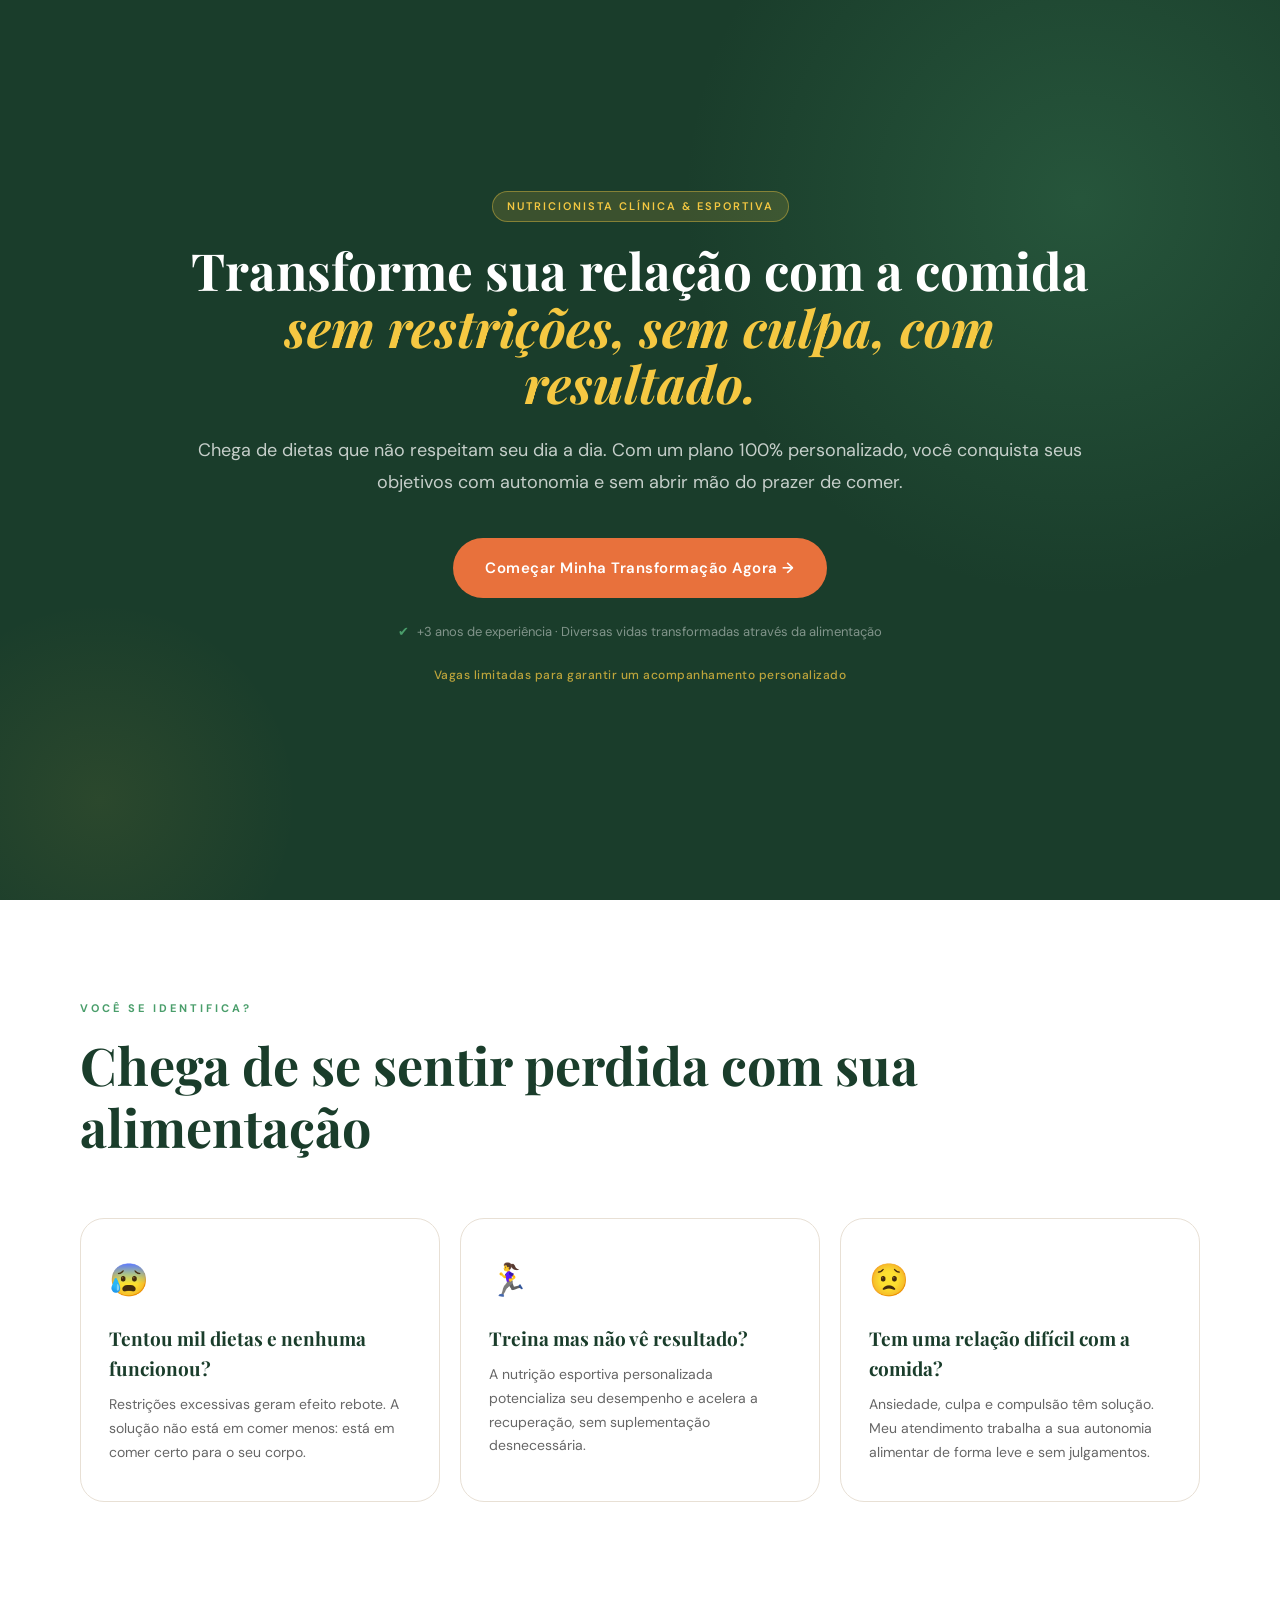
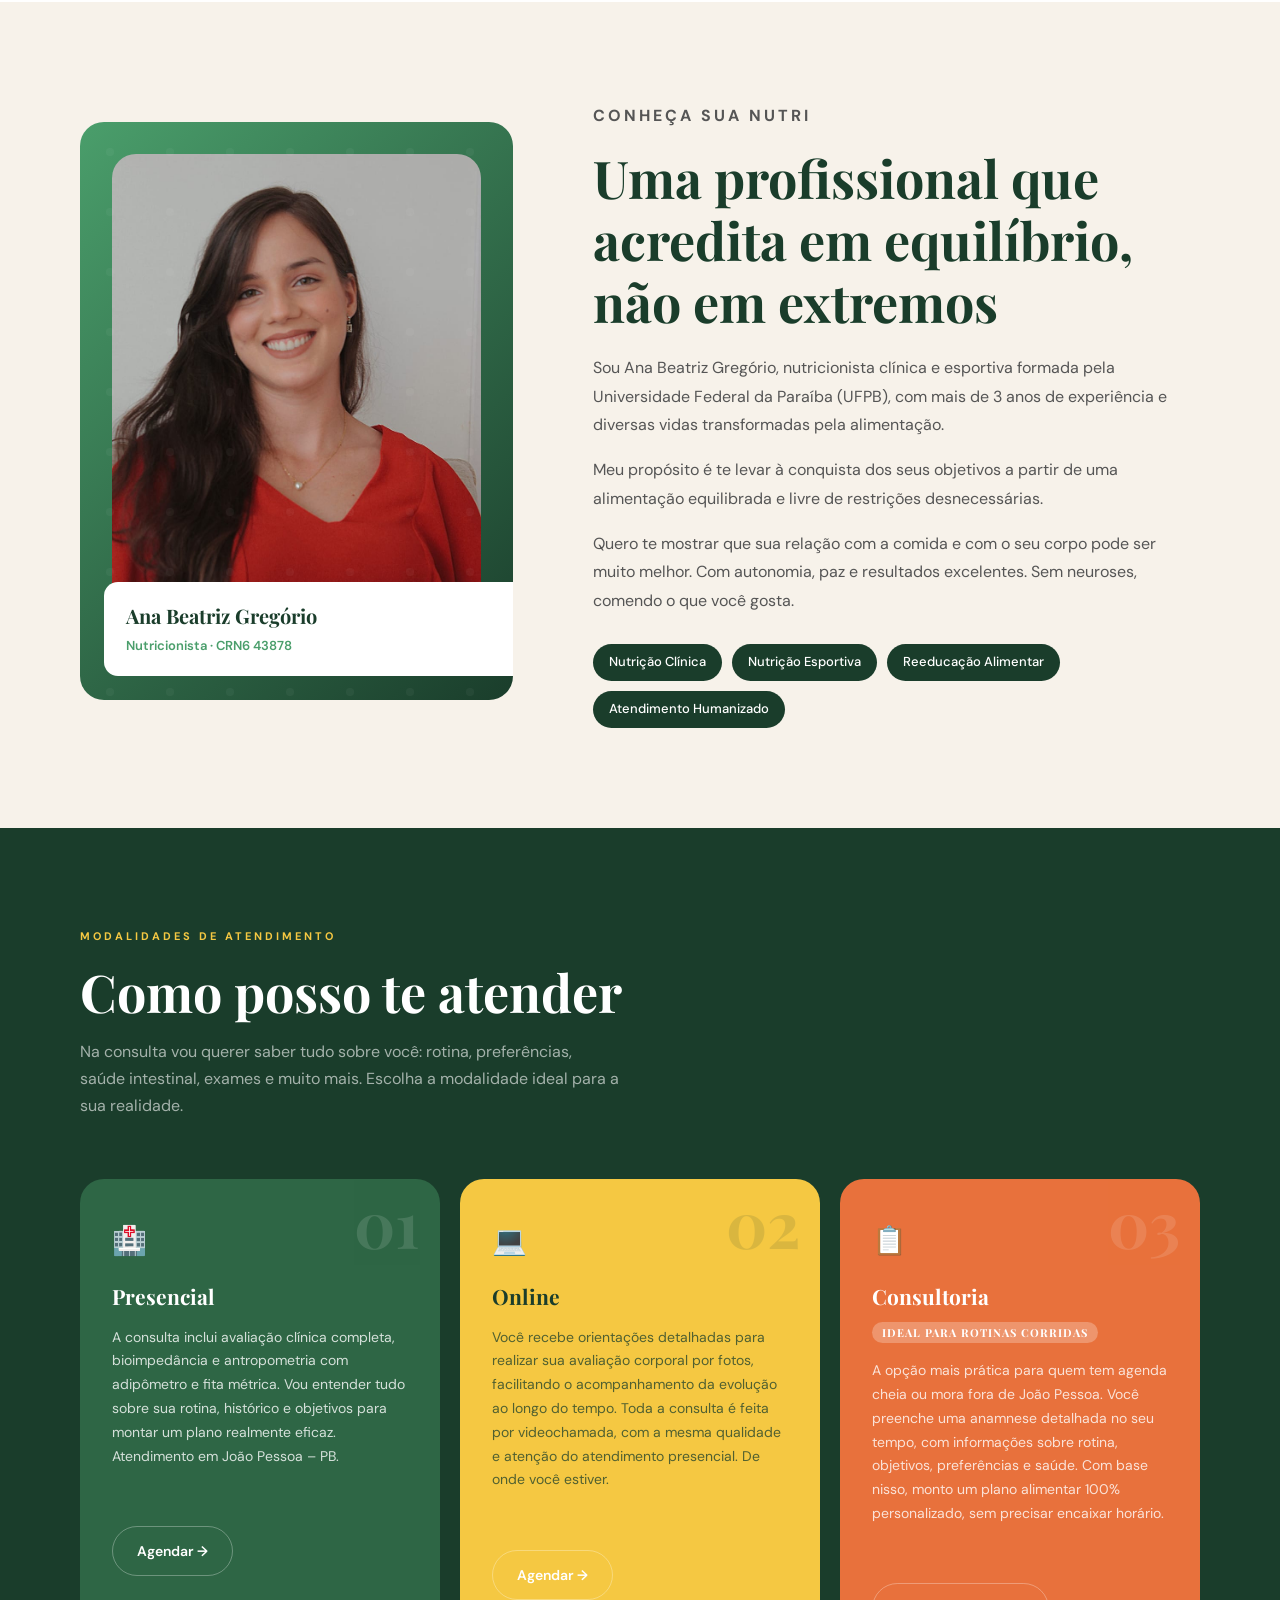
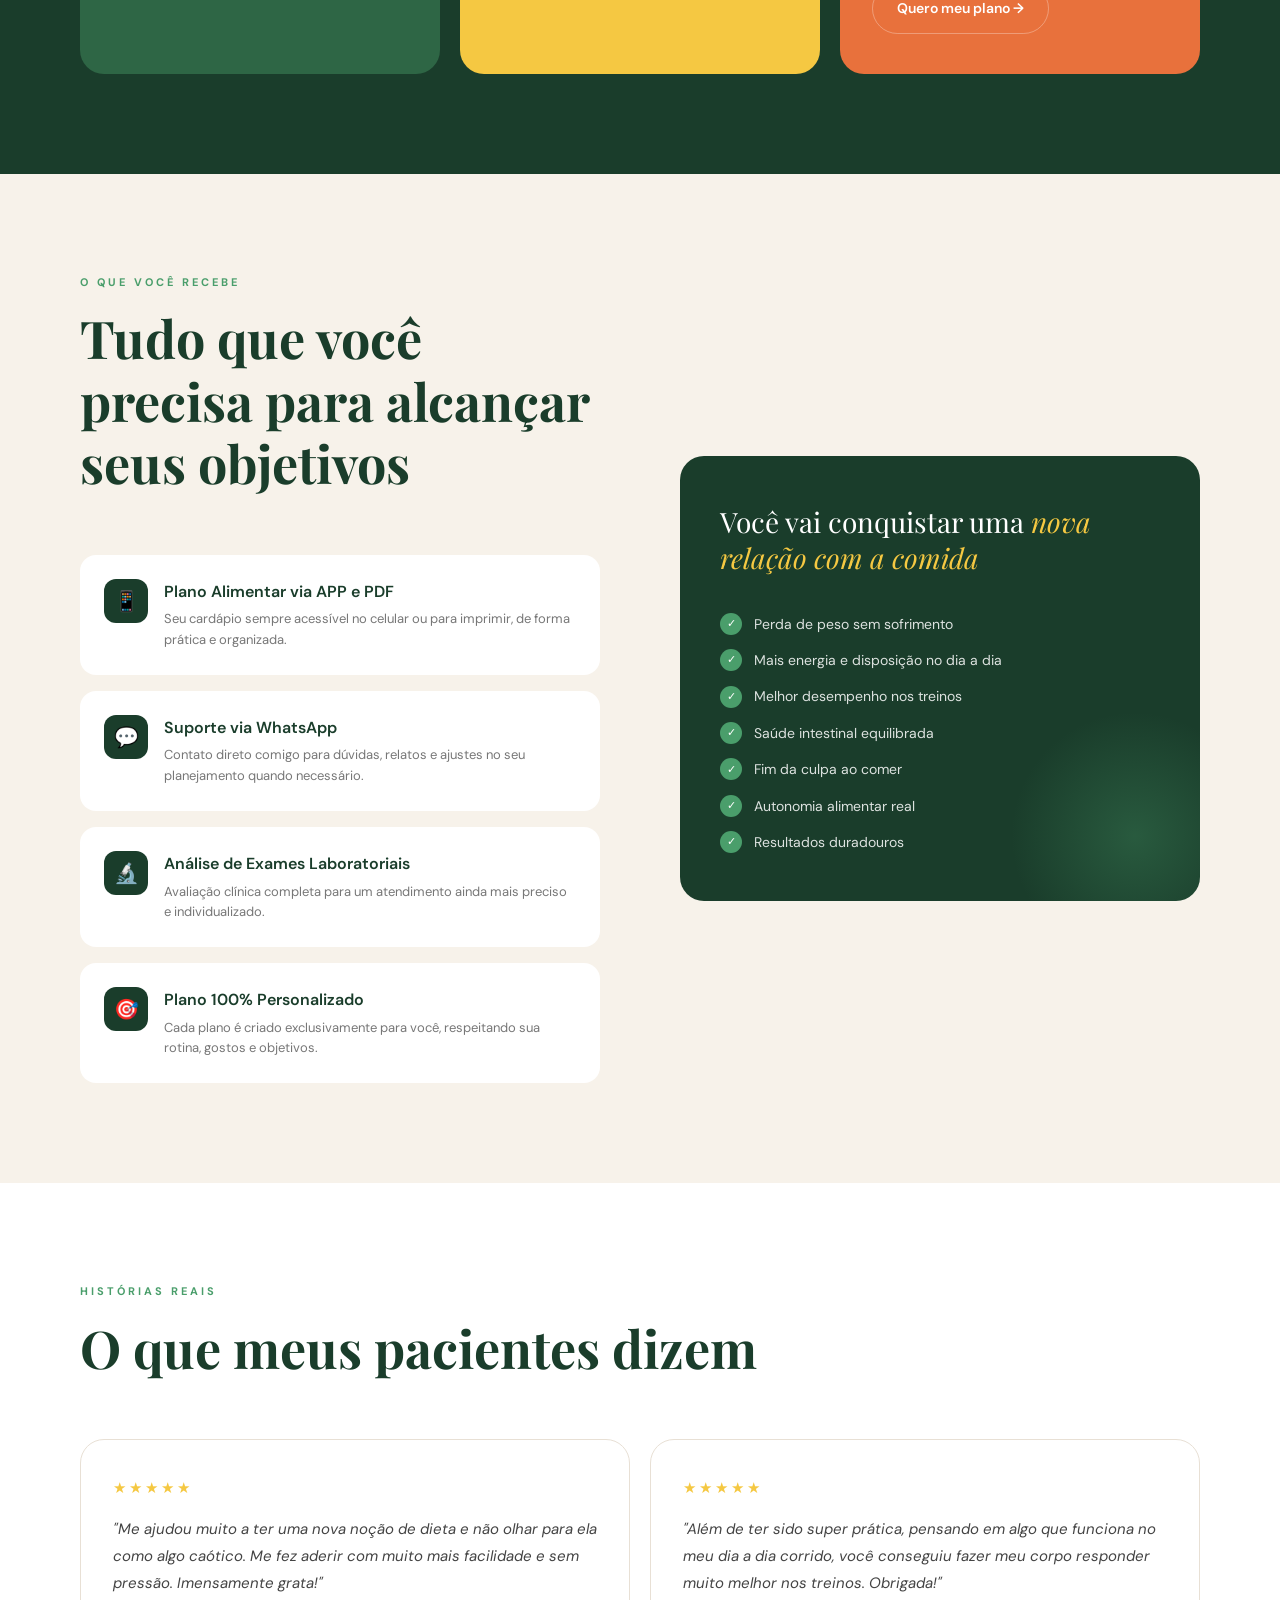
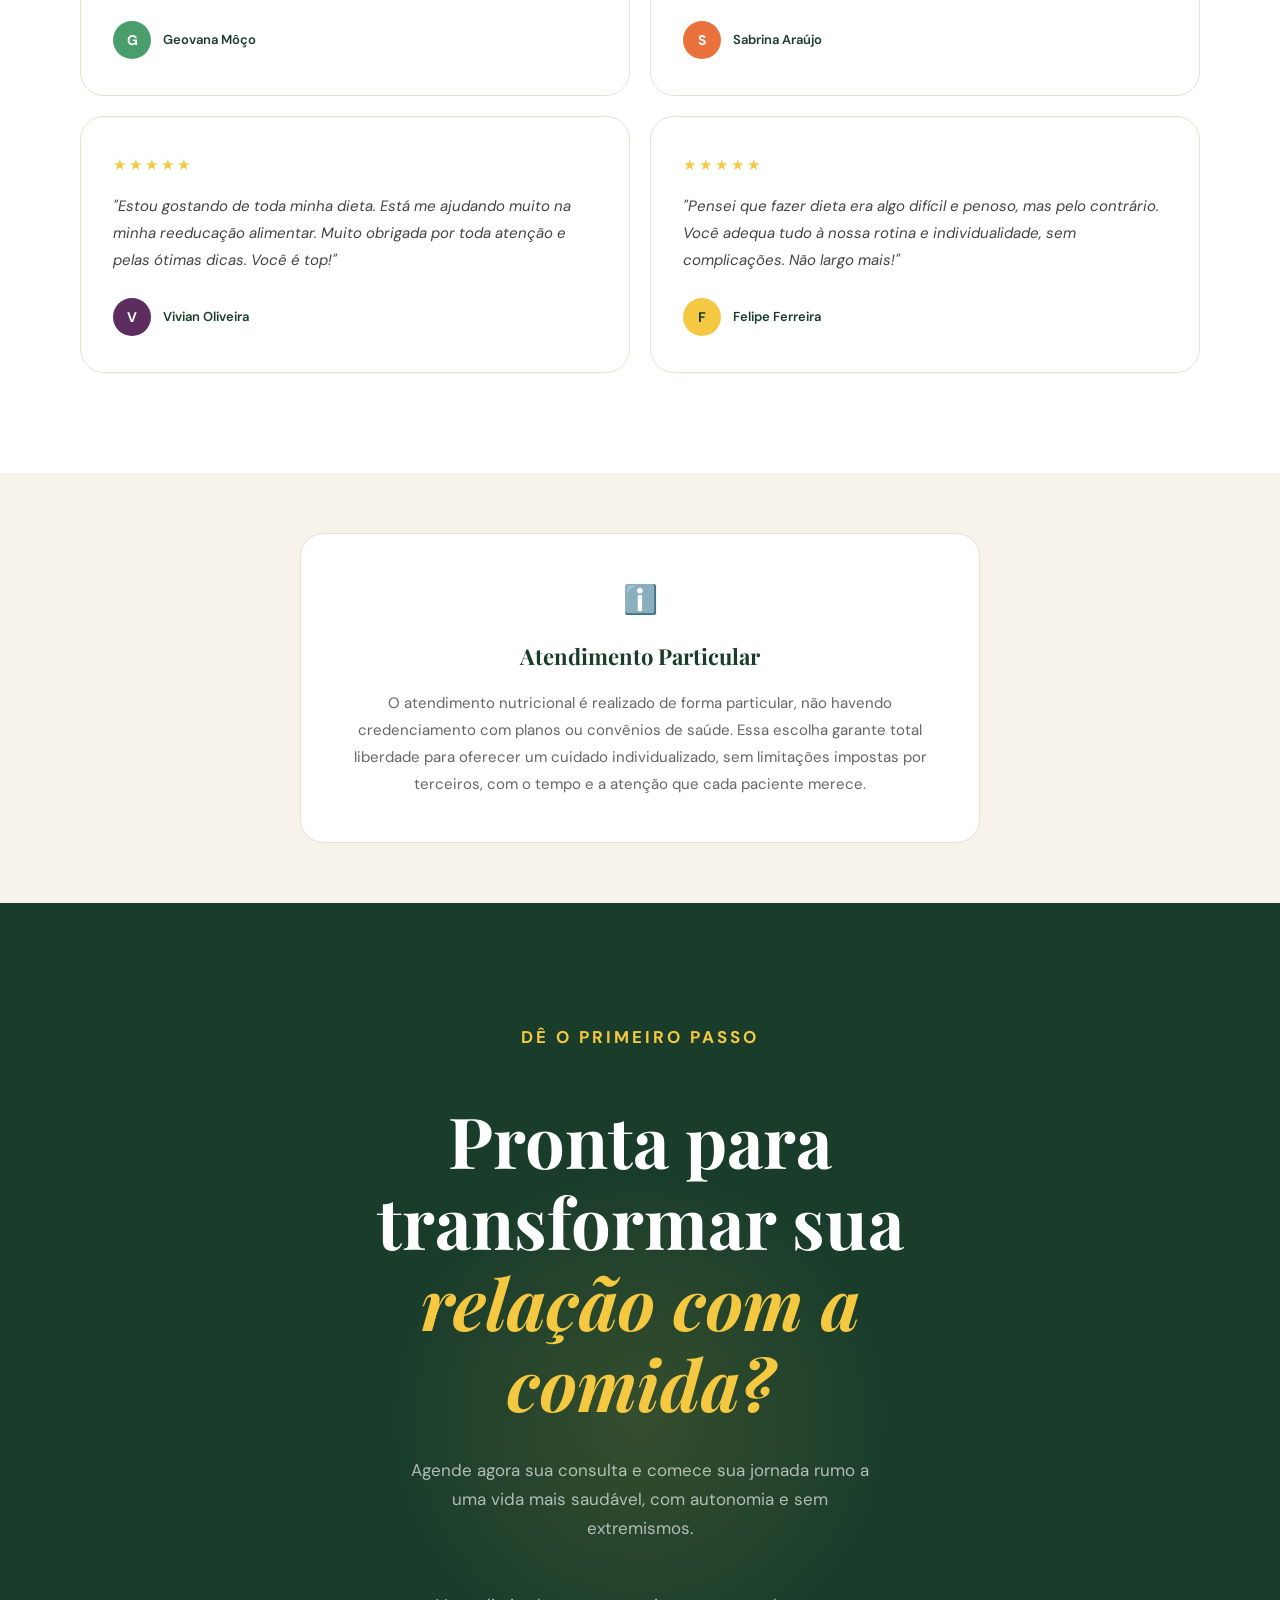
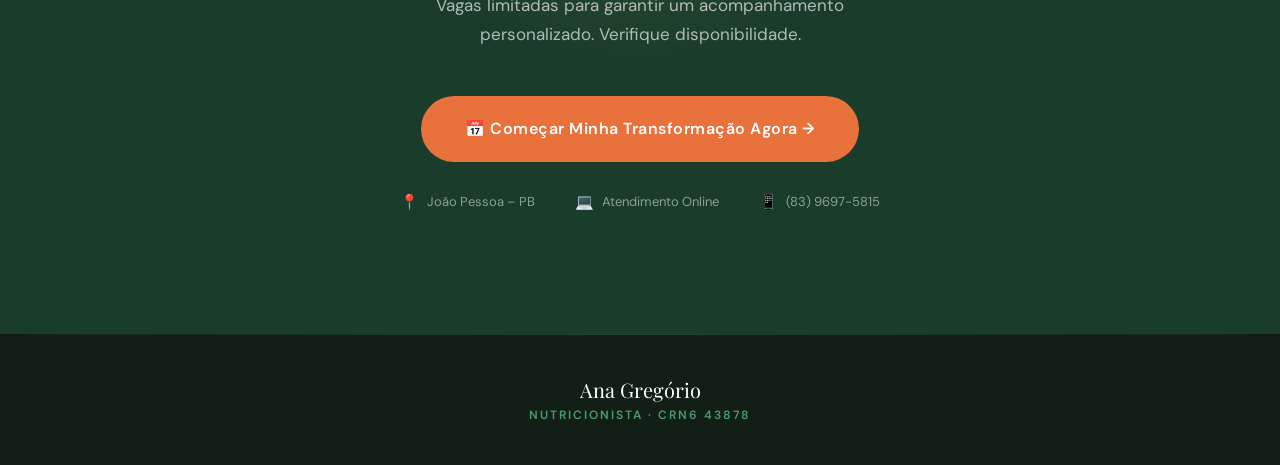
<file: public/index.html>
<!DOCTYPE html>
<html lang="pt-BR">

<head>
  <meta charset="UTF-8" />
  <meta name="viewport" content="width=device-width, initial-scale=1.0" />
  <title>Ana Beatriz Gregório | Nutricionista</title>
  <meta name="description"
    content="Ana Beatriz Gregório - Nutricionista clínica e esportiva em João Pessoa-PB. Plano alimentar personalizado, sem restrições, com resultados duradouros. Agende sua consulta!" />
  <meta name="theme-color" content="#1a3d2b" />

  <!-- Open Graph / Facebook -->
  <meta property="og:type" content="website" />
  <meta property="og:title" content="Ana Beatriz Gregório | Nutricionista" />
  <meta property="og:description"
    content="Transforme sua relação com a comida sem restrições, sem culpa, com resultado." />
  <meta property="og:image" content="https://images.unsplash.com/photo-1559839734-2b71ea197ec2?w=1200" />

  <!-- Preload fontes para performance -->
  <link rel="preconnect" href="https://fonts.googleapis.com" />
  <link rel="preconnect" href="https://fonts.gstatic.com" crossorigin />
  <link
    href="https://fonts.googleapis.com/css2?family=Playfair+Display:ital,wght@0,400;0,700;1,400&family=DM+Sans:wght@300;400;500;600&display=swap"
    rel="stylesheet" />
  <!-- Favicons -->
  <link rel="icon" type="image/x-icon" href="favicon_io/favicon.ico" />
  <link rel="icon" type="image/png" sizes="32x32" href="favicon_io/favicon-32x32.png" />
  <link rel="icon" type="image/png" sizes="16x16" href="favicon_io/favicon-16x16.png" />
  <link rel="apple-touch-icon" sizes="180x180" href="favicon_io/apple-touch-icon.png" />
  <meta name="mobile-web-app-capable" content="yes" />
  <meta name="apple-mobile-web-app-capable" content="yes" />
  <meta name="apple-mobile-web-app-status-bar-style" content="default" />
  <meta name="apple-mobile-web-app-title" content="Ana Beatriz Gregório" />
  <link rel="manifest" href="favicon_io/site.webmanifest" />
  <link rel="stylesheet" href="style.css" />

  <!-- Google Tag Manager -->
  <script>(function (w, d, s, l, i) {
      w[l] = w[l] || []; w[l].push({
        'gtm.start':
          new Date().getTime(), event: 'gtm.js'
      }); var f = d.getElementsByTagName(s)[0],
        j = d.createElement(s), dl = l != 'dataLayer' ? '&l=' + l : ''; j.async = true; j.src =
          'https://www.googletagmanager.com/gtm.js?id=' + i + dl; f.parentNode.insertBefore(j, f);
    })(window, document, 'script', 'dataLayer', 'GTM-NZ4X3Q7Q');</script>
  <!-- End Google Tag Manager -->
</head>

<body>
  <!-- Google Tag Manager (noscript) -->
  <noscript><iframe src="https://www.googletagmanager.com/ns.html?id=GTM-NZ4X3Q7Q" height="0" width="0"
      style="display:none;visibility:hidden"></iframe></noscript>
  <!-- End Google Tag Manager (noscript) -->


  <!-- Skip link para acessibilidade -->
  <a href="#agendar" class="skip-link">Pular para conteúdo principal</a>

  <!-- STICKY CTA -->
  <a href="#agendar" class="sticky-cta" aria-label="Agendar consulta">
    Começar Minha Transformação →
  </a>

  <main id="main-content">

    <!-- ═══════════ HERO ═══════════ -->
    <section class="hero" aria-labelledby="hero-title">
      <div class="hero-left">
        <div class="badge"> Nutricionista Clínica &amp; Esportiva</div>

        <h1 id="hero-title">Transforme sua relação com a comida <em>sem restrições, sem culpa, com resultado.</em></h1>
        <p class="subtitle">
          Chega de dietas que não respeitam seu dia a dia. Com um plano 100% personalizado, você conquista seus
          objetivos
          com autonomia e sem abrir mão do prazer de comer.
        </p>
        <div class="cta-group">
          <a href="#agendar" class="btn-primary">
            Começar Minha Transformação Agora →
          </a>
          <p class="trust-line">
            <span aria-hidden="true">✔</span> +3 anos de experiência · Diversas vidas transformadas através da
            alimentação
          </p>
          <p class="hero-subtitle">
            Vagas limitadas para garantir um acompanhamento personalizado
          </p>
        </div>
      </div>
    </section>

    <!-- ═══════════ DORES ═══════════ -->
    <section class="dores" aria-labelledby="dores-title">
      <p class="section-label">Você se identifica?</p>
      <h2 class="section-title" id="dores-title">Chega de se sentir perdida com sua alimentação</h2>
      <div class="dores-grid">
        <div class="dor-card">
          <span class="dor-emoji">😰</span>
          <h3>Tentou mil dietas e nenhuma funcionou?</h3>
          <p>Restrições excessivas geram efeito rebote. A solução não está em comer menos: está em comer certo para o
            seu
            corpo.</p>
        </div>
        <div class="dor-card">
          <span class="dor-emoji">🏃‍♀️</span>
          <h3>Treina mas não vê resultado?</h3>
          <p>A nutrição esportiva personalizada potencializa seu desempenho e acelera a recuperação, sem suplementação
            desnecessária.</p>
        </div>
        <div class="dor-card">
          <span class="dor-emoji">😟</span>
          <h3>Tem uma relação difícil com a comida?</h3>
          <p>Ansiedade, culpa e compulsão têm solução. Meu atendimento trabalha a sua autonomia alimentar de forma leve
            e
            sem julgamentos.</p>
        </div>
      </div>
    </section>

    <!-- ═══════════ SOBRE ═══════════ -->
    <section class="sobre" aria-labelledby="sobre-title">
      <div class="sobre-img-wrap">
        <div class="sobre-img-placeholder sobre-img">
          <!-- SUBSTITUIR src abaixo pela foto real quando disponível -->
          <img
            src="[data-uri]"
            alt="Ana Beatriz Gregório - Nutricionista"
            style="width:100%;height:100%;object-fit:cover;object-position:top;border-radius:24px;"
            onerror="this.style.display='none'" />
          <div class="sobre-img-name" style="position:absolute;bottom:24px;left:24px;right:24px;">
            <strong>Ana Beatriz Gregório</strong>
            <span>Nutricionista · CRN6 43878</span>
          </div>
        </div>
      </div>
      </div>
      </div>

      <div class="sobre-content">
        <p class="section-label">Conheça sua nutri</p>
        <h2 class="section-title">Uma profissional que acredita em equilíbrio, não em extremos</h2>
        <p>Sou Ana Beatriz Gregório, nutricionista clínica e esportiva formada pela Universidade Federal da Paraíba
          (UFPB), com mais de 3 anos de experiência e diversas vidas transformadas pela alimentação.</p>
        <p>Meu propósito é te levar à conquista dos seus objetivos a partir de uma alimentação equilibrada e livre de
          restrições desnecessárias.</p>
        <p>Quero te mostrar que sua relação com a comida e com o seu corpo pode ser muito melhor. Com autonomia, paz e
          resultados excelentes. Sem neuroses, comendo o que você gosta.</p>
        <div class="sobre-tags">
          <span class="tag">Nutrição Clínica</span>
          <span class="tag">Nutrição Esportiva</span>
          <span class="tag">Reeducação Alimentar</span>
          <span class="tag">Atendimento Humanizado</span>
        </div>
      </div>
    </section>

    <!-- ═══════════ COMO FUNCIONA ═══════════ -->
    <section class="como" id="agendar" aria-labelledby="como-title">
      <p class="section-label">Modalidades de atendimento</p>
      <h2 class="section-title" id="como-title">Como posso te atender</h2>
      <p class="como-subtitle">Na consulta vou querer saber tudo sobre você: rotina, preferências, saúde intestinal,
        exames e muito mais. Escolha a modalidade ideal para a sua realidade.</p>

      <div class="como-grid">
        <div class="como-card verde">
          <span class="como-num" aria-hidden="true">01</span>
          <span class="como-icon" aria-hidden="true">🏥</span>
          <h3>Presencial</h3>
          <p>A consulta inclui avaliação clínica completa, bioimpedância e antropometria com adipômetro e fita métrica.
            Vou entender tudo sobre sua rotina, histórico e objetivos para montar um plano realmente eficaz. Atendimento
            em João Pessoa – PB.</p>
          <br>
          <a href="https://wa.me/558396975815?text=Olá%2C%20Ana!%20Vi%20seu%20anúncio%20e%20quero%20agendar%20uma%20consulta%20presencial."
            class="btn-secondary" target="_blank" rel="noopener noreferrer"
            aria-label="Agendar consulta presencial">Agendar →</a>
        </div>
        <div class="como-card amarelo">
          <span class="como-num" aria-hidden="true">02</span>
          <span class="como-icon" aria-hidden="true">💻</span>
          <h3>Online</h3>
          <p>Você recebe orientações detalhadas para realizar sua avaliação corporal por fotos, facilitando o
            acompanhamento da evolução ao longo do tempo. Toda a consulta é feita por videochamada, com a mesma
            qualidade
            e atenção do atendimento presencial. De onde você estiver.</p>
          <br>
          <a href="https://wa.me/558396975815?text=Olá%2C%20Ana!%20Vi%20seu%20anúncio%20e%20quero%20agendar%20uma%20consulta%20online."
            class="btn-secondary btn-secondary-dark" target="_blank" rel="noopener noreferrer"
            aria-label="Agendar consulta online">Agendar →</a>
        </div>
        <div class="como-card laranja">
          <span class="como-num" aria-hidden="true">03</span>
          <span class="como-icon" aria-hidden="true">📋</span>
          <h3>Consultoria<br> <span class="badge-small">Ideal para rotinas corridas</span></h3>
          <p>A opção mais prática para quem tem agenda cheia ou mora fora de João Pessoa. Você preenche uma anamnese
            detalhada no seu tempo, com informações sobre rotina, objetivos, preferências e saúde. Com base nisso, monto
            um plano alimentar 100% personalizado, sem precisar encaixar horário.</p>
          <br>
          <a href="https://wa.me/558396975815?text=Olá%2C%20Ana!%20Vi%20seu%20anúncio%20e%20tenho%20interesse%20na%20consultoria."
            class="btn-secondary" target="_blank" rel="noopener noreferrer" aria-label="Solicitar consultoria">Quero meu
            plano →</a>
        </div>
      </div>
    </section>

    <!-- ═══════════ BENEFÍCIOS ═══════════ -->
    <section class="beneficios" aria-labelledby="beneficios-title">
      <div class="beneficios-wrap">
        <div>
          <p class="section-label">O que você recebe</p>
          <h2 class="section-title" id="beneficios-title">Tudo que você precisa para alcançar seus objetivos</h2>
          <div class="beneficios-list">
            <div class="beneficio-item">
              <div class="bene-icon">📱</div>
              <div>
                <h4>Plano Alimentar via APP e PDF</h4>
                <p>Seu cardápio sempre acessível no celular ou para imprimir, de forma prática e organizada.</p>
              </div>
            </div>
            <div class="beneficio-item">
              <div class="bene-icon">💬</div>
              <div>
                <h4>Suporte via WhatsApp</h4>
                <p>Contato direto comigo para dúvidas, relatos e ajustes no seu planejamento quando necessário.</p>
              </div>
            </div>
            <div class="beneficio-item">
              <div class="bene-icon">🔬</div>
              <div>
                <h4>Análise de Exames Laboratoriais</h4>
                <p>Avaliação clínica completa para um atendimento ainda mais preciso e individualizado.</p>
              </div>
            </div>
            <div class="beneficio-item">
              <div class="bene-icon">🎯</div>
              <div>
                <h4>Plano 100% Personalizado</h4>
                <p>Cada plano é criado exclusivamente para você, respeitando sua rotina, gostos e objetivos.</p>
              </div>
            </div>
          </div>
        </div>

        <div class="beneficios-visual">
          <p class="bene-visual-title">Você vai conquistar uma <em>nova relação com a comida</em></p>
          <ul class="bene-checklist" role="list">
            <li><span class="check" aria-hidden="true">✓</span> Perda de peso sem sofrimento</li>
            <li><span class="check" aria-hidden="true">✓</span> Mais energia e disposição no dia a dia</li>
            <li><span class="check" aria-hidden="true">✓</span> Melhor desempenho nos treinos</li>
            <li><span class="check" aria-hidden="true">✓</span> Saúde intestinal equilibrada</li>
            <li><span class="check" aria-hidden="true">✓</span> Fim da culpa ao comer</li>
            <li><span class="check" aria-hidden="true">✓</span> Autonomia alimentar real</li>
            <li><span class="check" aria-hidden="true">✓</span> Resultados duradouros</li>
          </ul>
        </div>
      </div>
    </section>

    <!-- ═══════════ DEPOIMENTOS ═══════════ -->
    <section class="depoimentos" aria-labelledby="depoimentos-title">
      <p class="section-label">Histórias reais</p>
      <h2 class="section-title" id="depoimentos-title">O que meus pacientes dizem</h2>
      <div class="depo-grid">
        <div class="depo-card">
          <div class="depo-stars">★★★★★</div>
          <blockquote>"Me ajudou muito a ter uma nova noção de dieta e não olhar para ela como algo caótico. Me fez
            aderir
            com muito mais facilidade e sem pressão. Imensamente grata!"</blockquote>
          <div class="depo-author">
            <div class="depo-avatar av1">G</div>
            <strong>Geovana Môço</strong>
          </div>
        </div>
        <div class="depo-card">
          <div class="depo-stars">★★★★★</div>
          <blockquote>"Além de ter sido super prática, pensando em algo que funciona no meu dia a dia corrido, você
            conseguiu fazer meu corpo responder muito melhor nos treinos. Obrigada!"</blockquote>
          <div class="depo-author">
            <div class="depo-avatar av2">S</div>
            <strong>Sabrina Araújo</strong>
          </div>
        </div>
        <div class="depo-card">
          <div class="depo-stars">★★★★★</div>
          <blockquote>"Estou gostando de toda minha dieta. Está me ajudando muito na minha reeducação alimentar. Muito
            obrigada por toda atenção e pelas ótimas dicas. Você é top!"</blockquote>
          <div class="depo-author">
            <div class="depo-avatar av3">V</div>
            <strong>Vivian Oliveira</strong>
          </div>
        </div>
        <div class="depo-card">
          <div class="depo-stars">★★★★★</div>
          <blockquote>"Pensei que fazer dieta era algo difícil e penoso, mas pelo contrário. Você adequa tudo à nossa
            rotina e individualidade, sem complicações. Não largo mais!"</blockquote>
          <div class="depo-author">
            <div class="depo-avatar av4">F</div>
            <strong>Felipe Ferreira</strong>
          </div>
        </div>
      </div>
    </section>

    <!-- ═══════════ PLANOS DE SAÚDE ═══════════ -->
    <section class="info-box" aria-label="Informações sobre atendimento">
      <div class="info-box-inner">
        <span class="info-box-icon" aria-hidden="true">ℹ️</span>
        <h3 class="info-box-title">Atendimento Particular</h3>
        <p class="info-box-text">
          O atendimento nutricional é realizado de forma particular, não havendo credenciamento com planos ou convênios
          de
          saúde. Essa escolha garante total liberdade para oferecer um cuidado individualizado, sem limitações impostas
          por terceiros, com o tempo e a atenção que cada paciente merece.
        </p>
      </div>
    </section>

    <!-- ═══════════ CTA FINAL ═══════════ -->
    <section class="cta-final" aria-labelledby="cta-final-title">
      <p class="section-label">Dê o primeiro passo</p>
      <h2 id="cta-final-title">Pronta para transformar sua <em>relação com a comida?</em></h2>
      <p>Agende agora sua consulta e comece sua jornada rumo a uma vida mais saudável, com autonomia e sem extremismos.
      </p>
      <p class="hero-subtitle-vagas">
        Vagas limitadas para garantir um acompanhamento personalizado. Verifique disponibilidade.
      </p>
      <a href="https://wa.me/558396975815?text=Olá%2C%20Ana!%20Vi%20seu%20anúncio%20e%20quero%20agendar%20minha%20consulta."
        class="btn-primary" target="_blank" rel="noopener noreferrer" aria-label="Agendar consulta">
        📅 Começar Minha Transformação Agora →
      </a>
      <div class="cta-info">
        <div class="cta-info-item"><span aria-hidden="true">📍</span> João Pessoa – PB</div>
        <div class="cta-info-item"><span aria-hidden="true">💻</span> Atendimento Online</div>
        <div class="cta-info-item"><span aria-hidden="true">📱</span> (83) 9697-5815</div>
      </div>
    </section>

  </main>

  <!-- ═══════════ FOOTER ═══════════ -->
  <footer>
    <div class="footer-brand">
      Ana Gregório
      <span>Nutricionista · CRN6 43878</span>
    </div>
  </footer>

  <script>
    const observer = new IntersectionObserver((entries) => {
      entries.forEach(entry => {
        const cta = document.querySelector('.sticky-cta');
        if (entry.isIntersecting) {
          cta.classList.add('sticky-cta--hidden');
        } else {
          cta.classList.remove('sticky-cta--hidden');
        }
      });
    }, {
      threshold: 0.1
    });

    const footer = document.querySelector('footer');
    if (footer) {
      observer.observe(footer);
    }
  </script>

</body>
</file>
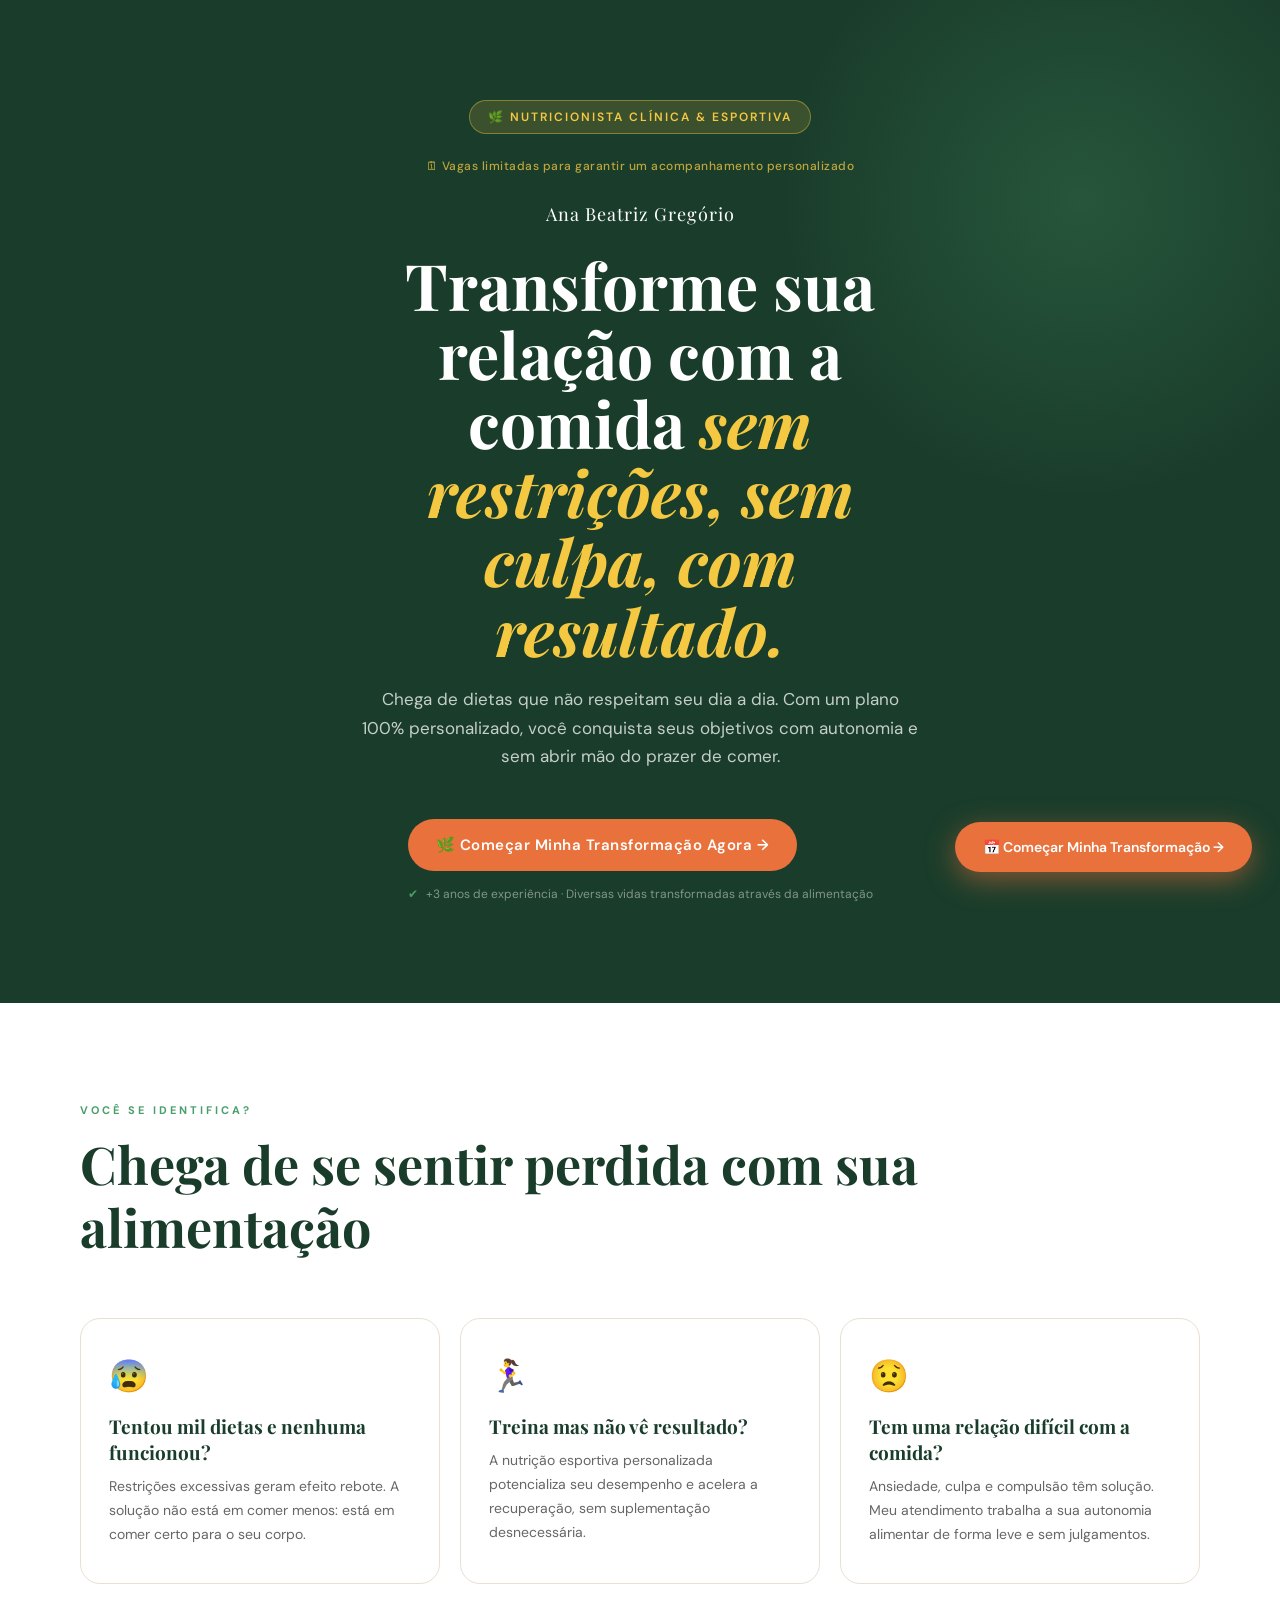
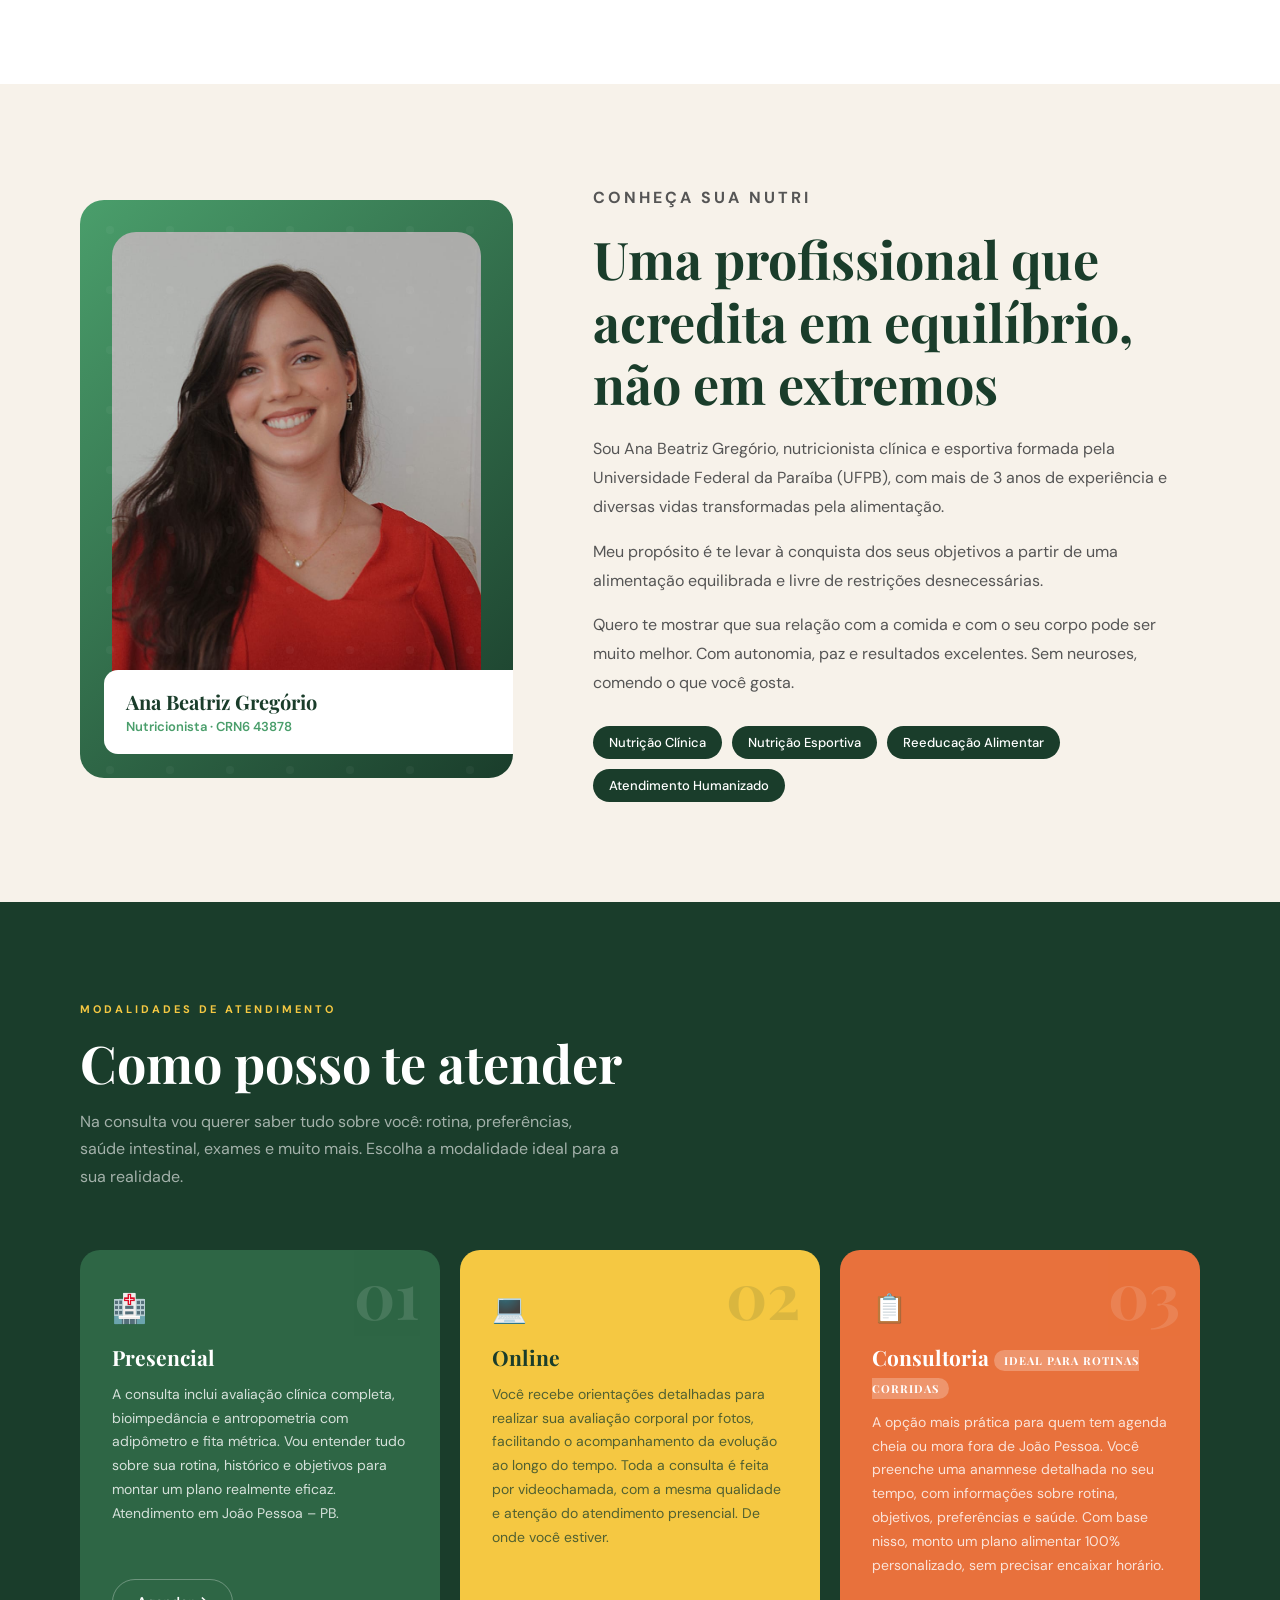
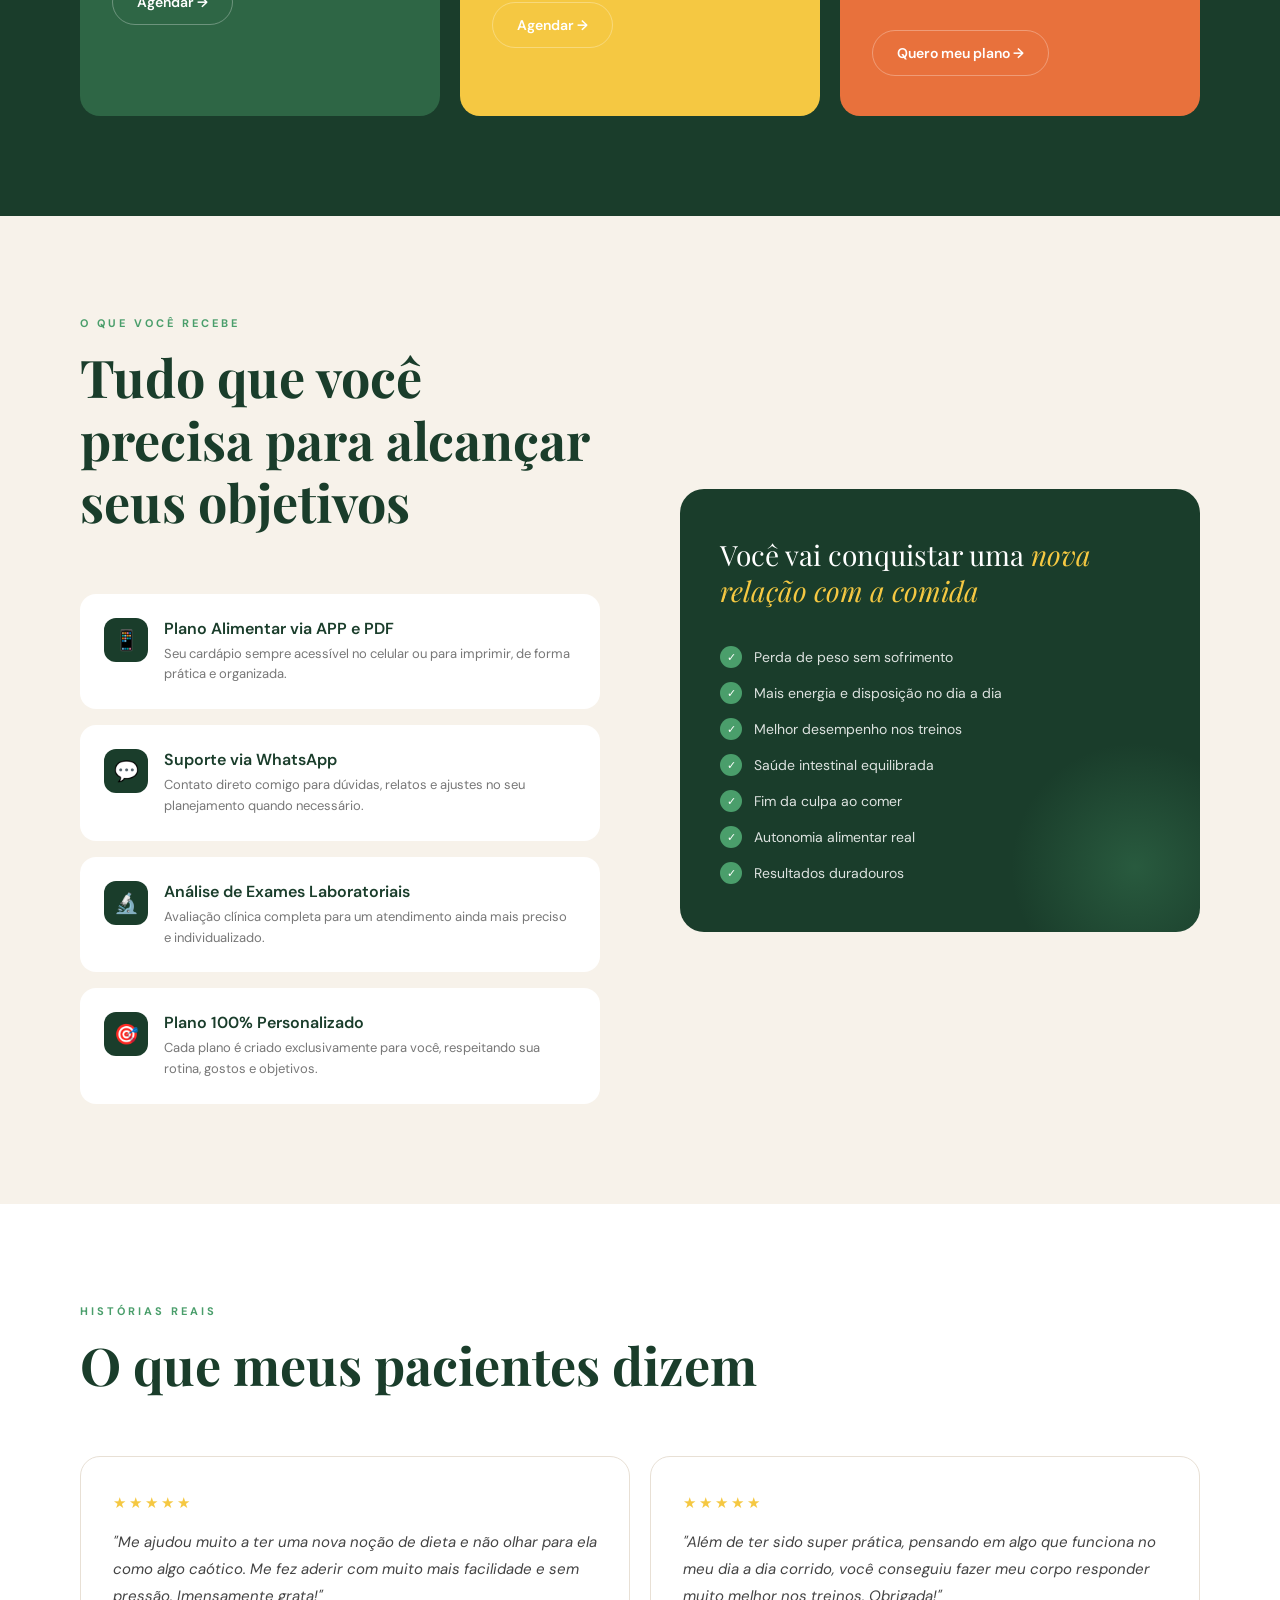
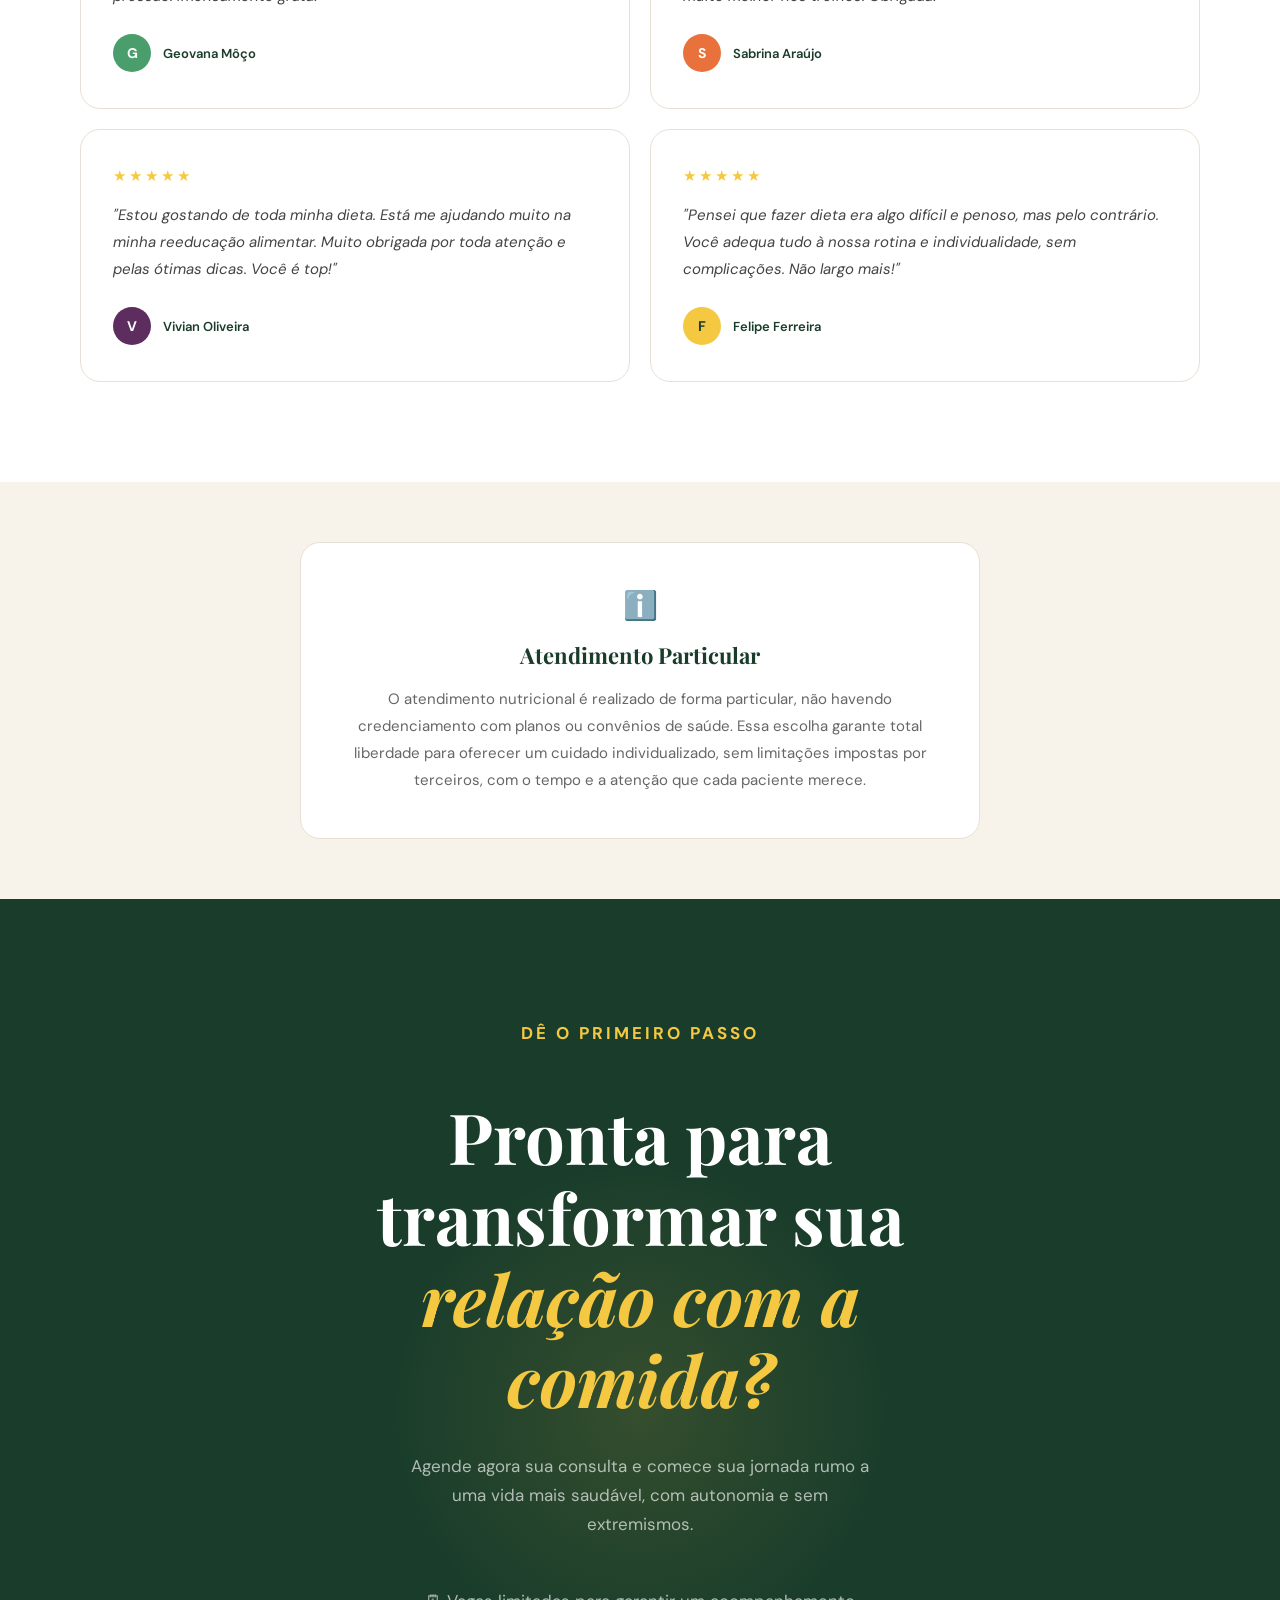
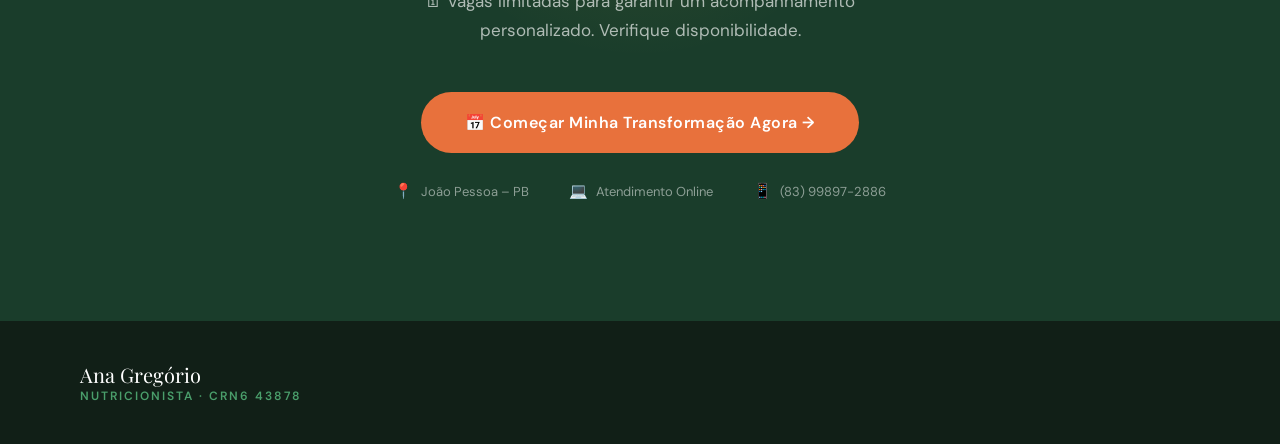
<file: landing-page-nutri (5).html>
<!DOCTYPE html>
<html lang="pt-BR">

<head>
  <meta charset="UTF-8" />
  <meta name="viewport" content="width=device-width, initial-scale=1.0" />
  <title>Ana Beatriz Gregório | Nutricionista</title>
  <meta name="description"
    content="Ana Beatriz Gregório - Nutricionista clínica e esportiva em João Pessoa-PB. Plano alimentar personalizado, sem restrições, com resultados duradouros. Agende sua consulta!" />
  <meta name="theme-color" content="#1a3d2b" />

  <!-- Open Graph / Facebook -->
  <meta property="og:type" content="website" />
  <meta property="og:title" content="Ana Beatriz Gregório | Nutricionista" />
  <meta property="og:description"
    content="Transforme sua relação com a comida sem restrições, sem culpa, com resultado." />
  <meta property="og:image" content="https://images.unsplash.com/photo-1559839734-2b71ea197ec2?w=1200" />

  <!-- Preload fontes para performance -->
  <link rel="preconnect" href="https://fonts.googleapis.com" />
  <link rel="preconnect" href="https://fonts.gstatic.com" crossorigin />
  <link
    href="https://fonts.googleapis.com/css2?family=Playfair+Display:ital,wght@0,400;0,700;1,400&family=DM+Sans:wght@300;400;500;600&display=swap"
    rel="stylesheet" />
  <style>
    *,
    *::before,
    *::after {
      box-sizing: border-box;
      margin: 0;
      padding: 0;
    }

    :root {
      --verde-escuro: #1a3d2b;
      --verde-medio: #2e6645;
      --verde-claro: #4a9e6b;
      --amarelo: #f5c842;
      --laranja: #e8713c;
      --rosa: #e8a0b0;
      --creme: #f7f2ea;
      --branco: #fff;
      --roxo: #5c2d5e;
    }

    html {
      scroll-behavior: smooth;
    }

    /* Classes utilitárias para substituir inline styles */
    .hero-subtitle {
      font-size: 12px;
      color: rgba(245, 200, 66, 0.75);
      font-weight: 500;
      margin-bottom: 28px;
      margin-top: 12px;
      letter-spacing: 0.5px;
    }

    .hero-subtitle-vagas {
      font-size: 13px;
      color: rgba(245, 200, 66, 0.8);
      margin-top: -28px;
      margin-bottom: 36px;
      position: relative;
      z-index: 1;
    }

    .info-box {
      background: var(--creme);
      padding: clamp(40px, 6vw, 60px) clamp(24px, 6vw, 80px);
      text-align: center;
    }

    .info-box-inner {
      max-width: 680px;
      margin: 0 auto;
      background: var(--branco);
      border-radius: 20px;
      padding: clamp(28px, 5vw, 44px) clamp(24px, 5vw, 48px);
      border: 1.5px solid #e8e0d5;
    }

    .info-box-icon {
      font-size: 28px;
      display: block;
      margin-bottom: 16px;
    }

    .info-box-title {
      font-family: 'Playfair Display', serif;
      font-size: 22px;
      color: var(--verde-escuro);
      margin-bottom: 16px;
    }

    .info-box-text {
      font-size: 15px;
      line-height: 1.8;
      color: #666;
      margin: 0;
    }

    .sobre-img {
      background: linear-gradient(160deg, var(--verde-claro) 0%, var(--verde-escuro) 100%);
      padding: 0;
      overflow: hidden;
      position: relative;
    }

    .sobre-name-tag {
      position: absolute;
      bottom: 24px;
      left: 24px;
      right: 24px;
    }

    .btn-secondary-dark {
      color: var(--verde-escuro);
      border-color: rgba(26, 61, 43, 0.3);
    }

    .btn-secondary-dark:hover {
      background: rgba(26, 61, 43, 0.1);
      border-color: rgba(26, 61, 43, 0.5);
    }

    .badge-small {
      font-size: 11px;
      font-weight: 700;
      background: rgba(255, 255, 255, 0.25);
      padding: 3px 10px;
      border-radius: 100px;
      vertical-align: middle;
      letter-spacing: 1px;
      text-transform: uppercase;
    }

    /* Reduzir motion para acessibilidade */
    @media (prefers-reduced-motion: reduce) {

      *,
      *::before,
      *::after {
        animation-duration: 0.01ms !important;
        animation-iteration-count: 1 !important;
        transition-duration: 0.01ms !important;
      }

      html {
        scroll-behavior: auto;
      }
    }

    /* Foco visível para acessibilidade */
    a:focus-visible,
    button:focus-visible {
      outline: 2px solid var(--amarelo);
      outline-offset: 2px;
    }

    /* Skip link para navegação键盘 */
    .skip-link {
      position: absolute;
      top: -40px;
      left: 0;
      background: var(--verde-escuro);
      color: var(--branco);
      padding: 8px 16px;
      z-index: 1000;
      text-decoration: none;
    }

    .skip-link:focus {
      top: 0;
    }

    body {
      font-family: 'DM Sans', sans-serif;
      background: var(--creme);
      color: var(--verde-escuro);
      overflow-x: hidden;
    }

    /* ══════════════════════════════════════
       MOBILE FIRST — base: 0px+
    ══════════════════════════════════════ */

    /* ── ANIMAÇÕES ── */
    @keyframes fadeUp {
      from {
        opacity: 0;
        transform: translateY(24px);
      }

      to {
        opacity: 1;
        transform: translateY(0);
      }
    }

    /* ── STICKY CTA ── */
    .sticky-cta {
      position: fixed;
      bottom: 16px;
      right: 16px;
      z-index: 999;
      background: var(--laranja);
      color: var(--branco);
      font-family: 'DM Sans', sans-serif;
      font-weight: 600;
      font-size: 13px;
      padding: 13px 20px;
      border-radius: 100px;
      text-decoration: none;
      box-shadow: 0 8px 28px rgba(232, 113, 60, 0.5);
      transition: transform 0.2s, box-shadow 0.2s;
      display: flex;
      align-items: center;
      gap: 8px;
    }

    /* Mobile: reduzir ou reposicionar sticky CTA */
    @media (max-width: 480px) {
      .sticky-cta {
        bottom: 12px;
        right: 12px;
        left: 12px;
        justify-content: center;
        font-size: 12px;
        padding: 12px 16px;
      }
    }

    /* Telas muito pequenas */
    @media (max-width: 360px) {
      .sticky-cta {
        bottom: 8px;
        right: 8px;
        left: 8px;
        font-size: 11px;
        padding: 10px 12px;
      }
    }

    .sticky-cta:hover {
      transform: translateY(-3px);
      box-shadow: 0 14px 36px rgba(232, 113, 60, 0.55);
    }

    /* ── HERO ── */
    .hero {
      min-height: 100svh;
      background: var(--verde-escuro);
      display: grid;
      grid-template-columns: 1fr;
      position: relative;
      overflow: hidden;
    }

    .hero::before {
      content: '';
      position: absolute;
      width: 300px;
      height: 300px;
      background: radial-gradient(circle, rgba(74, 158, 107, 0.25) 0%, transparent 70%);
      top: -60px;
      right: -60px;
      border-radius: 50%;
    }

    .hero-left {
      display: flex;
      flex-direction: column;
      justify-content: center;
      align-items: center;
      text-align: center;
      padding: 60px 24px 60px;
      position: relative;
      z-index: 2;
    }


    .badge {
      display: inline-flex;
      align-items: center;
      gap: 8px;
      background: rgba(245, 200, 66, 0.15);
      border: 1px solid rgba(245, 200, 66, 0.4);
      color: var(--amarelo);
      font-size: 11px;
      font-weight: 600;
      letter-spacing: 1.5px;
      text-transform: uppercase;
      padding: 7px 14px;
      border-radius: 100px;
      width: fit-content;
      margin-bottom: 12px;
      animation: fadeUp 0.7s ease both;
    }

    .hero-logo {
      font-family: 'Playfair Display', serif;
      color: var(--branco);
      font-size: 16px;
      letter-spacing: 1px;
      margin-bottom: 20px;
      opacity: 0.7;
      animation: fadeUp 0.7s 0.1s ease both;
    }

    .hero h1 {
      font-family: 'Playfair Display', serif;
      font-size: clamp(32px, 8vw, 48px);
      line-height: 1.15;
      color: var(--branco);
      margin-bottom: 20px;
      animation: fadeUp 0.7s 0.2s ease both;
    }

    .hero h1 em {
      font-style: italic;
      color: var(--amarelo);
    }

    .hero p.subtitle {
      font-size: 15px;
      line-height: 1.7;
      color: rgba(255, 255, 255, 0.75);
      margin-bottom: 36px;
      animation: fadeUp 0.7s 0.3s ease both;
    }

    .cta-group {
      display: flex;
      flex-direction: column;
      gap: 14px;
      animation: fadeUp 0.7s 0.4s ease both;
    }

    .btn-primary {
      display: inline-flex;
      align-items: center;
      justify-content: center;
      gap: 10px;
      background: var(--laranja);
      color: var(--branco);
      font-family: 'DM Sans', sans-serif;
      font-weight: 600;
      font-size: 15px;
      letter-spacing: 0.5px;
      padding: 16px 28px;
      border-radius: 100px;
      text-decoration: none;
      border: none;
      cursor: pointer;
      transition: transform 0.2s, box-shadow 0.2s;
      width: 100%;
      text-align: center;
    }

    .btn-primary:hover {
      transform: translateY(-2px);
      box-shadow: 0 12px 30px rgba(232, 113, 60, 0.4);
    }

    .trust-line {
      font-size: 12px;
      color: rgba(255, 255, 255, 0.45);
      display: flex;
      align-items: flex-start;
      gap: 8px;
      line-height: 1.5;
    }

    .trust-line span {
      color: var(--verde-claro);
      flex-shrink: 0;
    }

    .hero-card {
      background: var(--creme);
      border-radius: 24px;
      padding: 36px 28px;
      max-width: 400px;
      width: 100%;
      position: relative;
      animation: fadeUp 0.8s 0.5s ease both;
    }

    .hero-card::before {
      content: '"';
      font-family: 'Playfair Display', serif;
      font-size: 120px;
      line-height: 0.7;
      color: var(--verde-claro);
      opacity: 0.15;
      position: absolute;
      top: 24px;
      left: 20px;
    }

    .hero-card blockquote {
      font-family: 'Playfair Display', serif;
      font-size: 18px;
      line-height: 1.6;
      color: var(--verde-escuro);
      margin-bottom: 24px;
      position: relative;
      z-index: 1;
    }

    .hero-card .reviewer {
      display: flex;
      align-items: center;
      gap: 14px;
    }

    .reviewer-avatar {
      width: 44px;
      height: 44px;
      background: var(--verde-claro);
      border-radius: 50%;
      display: flex;
      align-items: center;
      justify-content: center;
      font-weight: 700;
      color: var(--branco);
      font-size: 16px;
    }

    .reviewer-info strong {
      display: block;
      font-size: 14px;
      font-weight: 600;
      color: var(--verde-escuro);
    }

    .reviewer-info span {
      font-size: 12px;
      color: #888;
    }

    .stars {
      color: var(--amarelo);
      font-size: 14px;
      letter-spacing: 2px;
      margin-bottom: 6px;
    }

    .floating-pill {
      position: absolute;
      background: var(--amarelo);
      color: var(--verde-escuro);
      font-size: 12px;
      font-weight: 700;
      padding: 10px 18px;
      border-radius: 100px;
      white-space: nowrap;
    }

    .pill-1 {
      top: 30px;
      right: -20px;
      transform: rotate(4deg);
    }

    .pill-2 {
      bottom: 50px;
      left: -30px;
      transform: rotate(-3deg);
      background: var(--rosa);
    }

    /* ── SEÇÕES — base mobile ── */
    .section-label {
      font-size: 11px;
      font-weight: 700;
      letter-spacing: 3px;
      text-transform: uppercase;
      color: var(--verde-claro);
      margin-bottom: 16px;
    }

    .section-title {
      font-family: 'Playfair Display', serif;
      font-size: clamp(26px, 6vw, 52px);
      line-height: 1.2;
      color: var(--verde-escuro);
      margin-bottom: 40px;
    }

    /* ── DORES ── */
    .dores {
      background: var(--branco);
      padding: 64px 24px;
    }

    .dores-grid {
      display: grid;
      grid-template-columns: 1fr;
      gap: 20px;
    }

    .dor-card {
      border: 1.5px solid #e8e0d5;
      border-radius: 20px;
      padding: 28px 24px;
      transition: border-color 0.3s, transform 0.3s;
    }

    .dor-card:hover {
      border-color: var(--verde-claro);
      transform: translateY(-4px);
    }

    .dor-emoji {
      font-size: 32px;
      margin-bottom: 16px;
      display: block;
    }

    .dor-card h3 {
      font-family: 'Playfair Display', serif;
      font-size: 19px;
      color: var(--verde-escuro);
      margin-bottom: 10px;
    }

    .dor-card p {
      font-size: 14px;
      line-height: 1.7;
      color: #666;
    }

    /* ── SOBRE ── */
    .sobre {
      background: var(--creme);
      padding: 64px 24px;
      display: grid;
      grid-template-columns: 1fr;
      gap: 40px;
    }

    .sobre-img-wrap {
      display: block;
      margin-bottom: 8px;
    }

    .sobre-img-placeholder {
      max-height: 380px;
    }

    .sobre-img-placeholder {
      background: linear-gradient(135deg, var(--verde-claro) 0%, var(--verde-escuro) 100%);
      border-radius: 24px;
      aspect-ratio: 4/5;
      display: flex;
      align-items: flex-end;
      padding: 32px;
      position: relative;
      overflow: hidden;
    }

    .sobre-img-placeholder::before {
      content: '';
      position: absolute;
      inset: 0;
      background: url("data:image/svg+xml,%3Csvg width='60' height='60' viewBox='0 0 60 60' xmlns='http://www.w3.org/2000/svg'%3E%3Cg fill='none' fill-rule='evenodd'%3E%3Cg fill='%23ffffff' fill-opacity='0.04'%3E%3Ccircle cx='30' cy='30' r='4'/%3E%3C/g%3E%3C/g%3E%3C/svg%3E");
    }

    .sobre-img-name {
      background: var(--branco);
      border-radius: 14px;
      padding: 18px 22px;
      position: relative;
      z-index: 1;
      width: 100%;
    }

    .sobre-img-name strong {
      display: block;
      font-family: 'Playfair Display', serif;
      font-size: 20px;
      color: var(--verde-escuro);
    }

    .sobre-img-name span {
      font-size: 13px;
      color: var(--verde-claro);
      font-weight: 600;
    }

    .sobre-stat {
      position: absolute;
      background: var(--amarelo);
      border-radius: 16px;
      padding: 14px 18px;
      top: 24px;
      right: -16px;
      text-align: center;
    }

    .sobre-stat strong {
      display: block;
      font-family: 'Playfair Display', serif;
      font-size: 24px;
      color: var(--verde-escuro);
    }

    .sobre-stat span {
      font-size: 11px;
      color: var(--verde-escuro);
      font-weight: 600;
    }

    .sobre-content {
      text-align: left;
    }

    .sobre-content .section-title {
      margin-bottom: 20px;
    }

    .sobre-content p {
      font-size: 15px;
      line-height: 1.8;
      color: #555;
      margin-bottom: 16px;
    }

    .sobre-tags {
      display: flex;
      flex-wrap: wrap;
      gap: 10px;
      margin-top: 28px;
    }

    .tag {
      background: var(--verde-escuro);
      color: var(--branco);
      font-size: 13px;
      font-weight: 500;
      padding: 8px 16px;
      border-radius: 100px;
    }

    /* ── COMO FUNCIONA ── */
    .como {
      background: var(--verde-escuro);
      padding: 64px 24px;
    }

    .como .section-label {
      color: var(--amarelo);
    }

    .como .section-title {
      color: var(--branco);
      max-width: 100%;
      margin-bottom: 14px;
    }

    .como-subtitle {
      font-size: 15px;
      color: rgba(255, 255, 255, 0.6);
      line-height: 1.7;
      margin-bottom: 40px;
    }

    .como-grid {
      display: grid;
      grid-template-columns: 1fr;
      gap: 20px;
    }

    .como-card {
      border-radius: 20px;
      padding: 32px 24px;
      position: relative;
      overflow: hidden;
      transition: transform 0.3s;
    }

    .como-card:hover {
      transform: translateY(-4px);
    }

    .como-card.verde {
      background: var(--verde-medio);
    }

    .como-card.amarelo {
      background: var(--amarelo);
    }

    .como-card.laranja {
      background: var(--laranja);
    }

    .como-card.verde h3,
    .como-card.laranja h3 {
      color: var(--branco);
    }

    .como-card.amarelo h3 {
      color: var(--verde-escuro);
    }

    .como-card.verde p,
    .como-card.laranja p {
      color: rgba(255, 255, 255, 0.8);
    }

    .como-card.amarelo p {
      color: rgba(26, 61, 43, 0.75);
    }

    .como-num {
      font-family: 'Playfair Display', serif;
      font-size: 64px;
      font-weight: 700;
      opacity: 0.12;
      position: absolute;
      top: 12px;
      right: 20px;
      line-height: 1;
    }

    .como-card.amarelo .como-num {
      color: var(--verde-escuro);
    }

    .como-card:not(.amarelo) .como-num {
      color: var(--branco);
    }

    .como-icon {
      font-size: 28px;
      margin-bottom: 16px;
      display: block;
    }

    .como-card h3 {
      font-family: 'Playfair Display', serif;
      font-size: 21px;
      margin-bottom: 12px;
    }

    .como-card p {
      font-size: 14px;
      line-height: 1.7;
    }

    .btn-secondary {
      display: inline-flex;
      align-items: center;
      gap: 10px;
      background: transparent;
      color: var(--branco);
      font-size: 14px;
      font-weight: 600;
      padding: 13px 24px;
      border-radius: 100px;
      border: 1.5px solid rgba(255, 255, 255, 0.3);
      text-decoration: none;
      margin-top: 32px;
      transition: background 0.2s, border-color 0.2s;
    }

    .btn-secondary:hover {
      background: rgba(255, 255, 255, 0.1);
      border-color: rgba(255, 255, 255, 0.6);
    }

    /* ── BENEFÍCIOS ── */
    .beneficios {
      background: var(--creme);
      padding: 64px 24px;
    }

    .beneficios-wrap {
      display: grid;
      grid-template-columns: 1fr;
      gap: 40px;
    }

    .beneficios-list {
      display: flex;
      flex-direction: column;
      gap: 16px;
      margin-top: 32px;
    }

    .beneficio-item {
      display: flex;
      gap: 16px;
      align-items: flex-start;
      padding: 20px;
      background: var(--branco);
      border-radius: 16px;
      transition: transform 0.2s;
    }

    .beneficio-item:hover {
      transform: translateX(4px);
    }

    .bene-icon {
      width: 40px;
      height: 40px;
      background: var(--verde-escuro);
      border-radius: 12px;
      display: flex;
      align-items: center;
      justify-content: center;
      font-size: 18px;
      flex-shrink: 0;
    }

    .beneficio-item h4 {
      font-size: 15px;
      font-weight: 600;
      color: var(--verde-escuro);
      margin-bottom: 5px;
    }

    .beneficio-item p {
      font-size: 13px;
      line-height: 1.6;
      color: #777;
    }

    .beneficios-visual {
      background: var(--verde-escuro);
      border-radius: 24px;
      padding: 36px 28px;
      position: relative;
      overflow: hidden;
    }

    .beneficios-visual::after {
      content: '';
      position: absolute;
      width: 250px;
      height: 250px;
      background: radial-gradient(circle, rgba(74, 158, 107, 0.3) 0%, transparent 70%);
      bottom: -60px;
      right: -60px;
      border-radius: 50%;
    }

    .bene-visual-title {
      font-family: 'Playfair Display', serif;
      font-size: 24px;
      color: var(--branco);
      margin-bottom: 28px;
      line-height: 1.3;
    }

    .bene-visual-title em {
      color: var(--amarelo);
      font-style: italic;
    }

    .bene-checklist {
      list-style: none;
      display: flex;
      flex-direction: column;
      gap: 14px;
    }

    .bene-checklist li {
      display: flex;
      align-items: center;
      gap: 12px;
      color: rgba(255, 255, 255, 0.85);
      font-size: 14px;
    }

    .check {
      width: 22px;
      height: 22px;
      background: var(--verde-claro);
      border-radius: 50%;
      display: flex;
      align-items: center;
      justify-content: center;
      color: var(--branco);
      font-size: 11px;
      flex-shrink: 0;
    }

    /* ── DEPOIMENTOS ── */
    .depoimentos {
      background: var(--branco);
      padding: 64px 24px;
    }

    .depo-grid {
      display: grid;
      grid-template-columns: 1fr;
      gap: 20px;
      margin-top: 40px;
    }

    .depo-card {
      border: 1.5px solid #e8e0d5;
      border-radius: 20px;
      padding: 28px 24px;
      transition: border-color 0.3s, transform 0.3s;
    }

    .depo-card:hover {
      border-color: var(--verde-claro);
      transform: translateY(-3px);
    }

    .depo-stars {
      color: var(--amarelo);
      font-size: 15px;
      letter-spacing: 3px;
      margin-bottom: 16px;
    }

    .depo-card blockquote {
      font-size: 14px;
      line-height: 1.8;
      color: #444;
      margin-bottom: 24px;
      font-style: italic;
    }

    .depo-author {
      display: flex;
      align-items: center;
      gap: 12px;
    }

    .depo-avatar {
      width: 38px;
      height: 38px;
      border-radius: 50%;
      display: flex;
      align-items: center;
      justify-content: center;
      font-weight: 700;
      color: var(--branco);
      font-size: 14px;
    }

    .av1 {
      background: var(--verde-claro);
    }

    .av2 {
      background: var(--laranja);
    }

    .av3 {
      background: var(--roxo);
    }

    .av4 {
      background: var(--amarelo);
      color: var(--verde-escuro) !important;
    }

    .depo-author strong {
      font-size: 13px;
      font-weight: 600;
      color: var(--verde-escuro);
    }

    /* ── CTA FINAL ── */
    .cta-final {
      background: var(--verde-escuro);
      padding: 72px 24px;
      text-align: center;
      position: relative;
      overflow: hidden;
    }

    .cta-final::before {
      content: '';
      position: absolute;
      width: 300px;
      height: 300px;
      background: radial-gradient(circle, rgba(245, 200, 66, 0.12) 0%, transparent 70%);
      top: 50%;
      left: 50%;
      transform: translate(-50%, -50%);
      border-radius: 50%;
    }

    .cta-final .section-label {
      color: var(--amarelo);
    }

    .cta-final h2 {
      font-family: 'Playfair Display', serif;
      font-size: clamp(28px, 7vw, 64px);
      color: var(--branco);
      line-height: 1.2;
      margin: 16px auto 20px;
      position: relative;
      z-index: 1;
    }

    .cta-final h2 em {
      color: var(--amarelo);
      font-style: italic;
    }

    .cta-final p {
      font-size: 15px;
      color: rgba(255, 255, 255, 0.65);
      margin: 0 auto 32px;
      line-height: 1.7;
      position: relative;
      z-index: 1;
    }

    .cta-final .btn-primary {
      margin: 0 auto;
      font-size: 15px;
      padding: 17px 28px;
      position: relative;
      z-index: 1;
    }

    .cta-info {
      margin-top: 28px;
      display: flex;
      justify-content: center;
      gap: 20px;
      flex-wrap: wrap;
      position: relative;
      z-index: 1;
    }

    .cta-info-item {
      display: flex;
      align-items: center;
      gap: 8px;
      color: rgba(255, 255, 255, 0.5);
      font-size: 12px;
    }

    .cta-info-item span {
      color: var(--verde-claro);
      font-size: 15px;
    }

    /* ── RODAPÉ ── */
    footer {
      background: #111f17;
      padding: 32px 24px;
      display: flex;
      flex-direction: column;
      align-items: center;
      text-align: center;
      gap: 20px;
    }

    .footer-brand {
      font-family: 'Playfair Display', serif;
      color: var(--branco);
      font-size: 20px;
    }

    .footer-brand span {
      display: block;
      font-family: 'DM Sans', sans-serif;
      font-size: 12px;
      color: var(--verde-claro);
      font-weight: 600;
      letter-spacing: 2px;
      text-transform: uppercase;
    }

    .footer-contact {
      display: flex;
      gap: 20px;
      flex-wrap: wrap;
      justify-content: center;
    }

    .footer-contact a {
      color: rgba(255, 255, 255, 0.5);
      text-decoration: none;
      font-size: 13px;
      transition: color 0.2s;
    }

    .footer-contact a:hover {
      color: var(--amarelo);
    }

    /* ══════════════════════════════════════
       TABLET — 600px+
    ══════════════════════════════════════ */
    @media (min-width: 600px) {
      .hero-left {
        padding: 72px 48px;
      }

      .hero h1 {
        font-size: clamp(36px, 6vw, 56px);
      }

      .hero p.subtitle {
        font-size: 16px;
        max-width: 480px;
      }

      .btn-primary {
        width: fit-content;
      }

      .dores {
        padding: 80px 48px;
      }

      .dores-grid {
        grid-template-columns: repeat(2, 1fr);
      }

      .sobre {
        padding: 80px 48px;
      }

      .como {
        padding: 80px 48px;
      }

      .como-grid {
        grid-template-columns: repeat(2, 1fr);
      }

      .beneficios {
        padding: 80px 48px;
      }

      .depoimentos {
        padding: 80px 48px;
      }

      .depo-grid {
        grid-template-columns: repeat(2, 1fr);
      }

      .cta-final {
        padding: 88px 48px;
      }

      footer {
        flex-direction: row;
        justify-content: space-between;
        text-align: left;
        padding: 36px 48px;
      }

      .sticky-cta {
        font-size: 14px;
        padding: 15px 26px;
        bottom: 20px;
        right: 20px;
      }
    }

    /* ══════════════════════════════════════
       DESKTOP — 960px+
    ══════════════════════════════════════ */
    @media (min-width: 960px) {
      .sticky-cta {
        bottom: 28px;
        right: 28px;
        font-size: 14px;
        padding: 16px 28px;
      }

      /* Hero */
      .hero {
        grid-template-columns: 1fr;
      }

      .hero::before {
        width: 600px;
        height: 600px;
        top: -100px;
        right: -100px;
      }

      .hero-left {
        padding: 100px 10vw;
        text-align: center;
        max-width: 860px;
        margin: 0 auto;
      }

      .hero h1 {
        font-size: clamp(46px, 5vw, 72px);
        line-height: 1.08;
        text-align: center;
      }

      .hero p.subtitle {
        font-size: 17px;
        max-width: 560px;
        margin: 0 auto 48px;
        text-align: center;
      }

      .badge {
        font-size: 12px;
        letter-spacing: 2px;
        padding: 8px 18px;
        margin-bottom: 12px;
      }

      .hero-logo {
        font-size: 18px;
        margin-bottom: 24px;
      }

      /* Dores */
      .dores {
        padding: 100px 80px;
      }

      .dores-grid {
        grid-template-columns: repeat(3, 1fr);
      }

      .dor-card {
        padding: 36px 28px;
      }

      .section-title {
        margin-bottom: 60px;
      }

      /* Sobre */
      .sobre {
        grid-template-columns: 5fr 7fr;
        padding: 100px 80px;
        gap: 80px;
        align-items: center;
      }

      .sobre-img-wrap {
        display: block;
      }

      .sobre-img-placeholder {
        aspect-ratio: 3/4;
        max-height: none;
      }

      .sobre-stat {
        top: 32px;
        right: -24px;
        padding: 16px 20px;
      }

      .sobre-stat strong {
        font-size: 28px;
      }

      .sobre-content p {
        font-size: 16px;
      }

      /* Como */
      .como {
        padding: 100px 80px;
      }

      .como-grid {
        grid-template-columns: repeat(3, 1fr);
      }

      .como-card {
        padding: 40px 32px;
      }

      .como-subtitle {
        font-size: 16px;
        max-width: 540px;
        margin-bottom: 60px;
      }

      /* Benefícios */
      .beneficios {
        padding: 100px 80px;
      }

      .beneficios-wrap {
        grid-template-columns: 1fr 1fr;
        gap: 80px;
        align-items: center;
      }

      .beneficios-visual {
        padding: 48px 40px;
      }

      .bene-visual-title {
        font-size: 28px;
        margin-bottom: 36px;
      }

      .beneficio-item {
        padding: 24px;
      }

      .bene-icon {
        width: 44px;
        height: 44px;
        font-size: 20px;
      }

      .beneficio-item h4 {
        font-size: 16px;
      }

      /* Depoimentos */
      .depoimentos {
        padding: 100px 80px;
      }

      .depo-grid {
        margin-top: 60px;
      }

      .depo-card {
        padding: 36px 32px;
      }

      .depo-card blockquote {
        font-size: 15px;
      }

      /* CTA Final */
      .cta-final {
        padding: 120px 80px;
      }

      .cta-final::before {
        width: 500px;
        height: 500px;
      }

      .cta-final h2 {
        max-width: 700px;
        font-size: clamp(44px, 5.5vw, 72px);
        line-height: 1.15;
        margin: 28px auto 32px;
      }

      .cta-final p {
        font-size: 17px;
        max-width: 480px;
        margin-bottom: 48px;
      }

      .cta-final .btn-primary {
        font-size: 16px;
        padding: 20px 44px;
      }

      .cta-info {
        gap: 40px;
      }

      .cta-info-item {
        font-size: 13px;
      }

      /* Rodapé */
      footer {
        padding: 40px 80px;
      }
    }
  </style>
</head>

<body>

  <!-- Skip link para acessibilidade -->
  <a href="#agendar" class="skip-link">Pular para conteúdo principal</a>

  <!-- STICKY CTA -->
  <a href="#agendar" class="sticky-cta" aria-label="Agendar consulta">
    📅 Começar Minha Transformação →
  </a>

  <!-- ═══════════ HERO ═══════════ -->
  <section class="hero" aria-labelledby="hero-title">
    <div class="hero-left">
      <div class="badge">🌿 Nutricionista Clínica &amp; Esportiva</div>
      <p class="hero-subtitle">
        🗓 Vagas limitadas para garantir um acompanhamento personalizado
      </p>
      <p class="hero-logo">Ana Beatriz Gregório</p>
      <h1 id="hero-title">Transforme sua relação com a comida <em>sem restrições, sem culpa, com resultado.</em></h1>
      <p class="subtitle">
        Chega de dietas que não respeitam seu dia a dia. Com um plano 100% personalizado, você conquista seus objetivos
        com autonomia e sem abrir mão do prazer de comer.
      </p>
      <div class="cta-group">
        <a href="#agendar" class="btn-primary">
          🌿 Começar Minha Transformação Agora →
        </a>
        <p class="trust-line">
          <span aria-hidden="true">✔</span> +3 anos de experiência · Diversas vidas transformadas através da alimentação
        </p>
      </div>
    </div>
  </section>

  <!-- ═══════════ DORES ═══════════ -->
  <section class="dores">
    <p class="section-label">Você se identifica?</p>
    <h2 class="section-title">Chega de se sentir perdida com sua alimentação</h2>
    <div class="dores-grid">
      <div class="dor-card">
        <span class="dor-emoji">😰</span>
        <h3>Tentou mil dietas e nenhuma funcionou?</h3>
        <p>Restrições excessivas geram efeito rebote. A solução não está em comer menos: está em comer certo para o seu
          corpo.</p>
      </div>
      <div class="dor-card">
        <span class="dor-emoji">🏃‍♀️</span>
        <h3>Treina mas não vê resultado?</h3>
        <p>A nutrição esportiva personalizada potencializa seu desempenho e acelera a recuperação, sem suplementação
          desnecessária.</p>
      </div>
      <div class="dor-card">
        <span class="dor-emoji">😟</span>
        <h3>Tem uma relação difícil com a comida?</h3>
        <p>Ansiedade, culpa e compulsão têm solução. Meu atendimento trabalha a sua autonomia alimentar de forma leve e
          sem julgamentos.</p>
      </div>
    </div>
  </section>

  <!-- ═══════════ SOBRE ═══════════ -->
  <section class="sobre" aria-labelledby="sobre-title">
    <div class="sobre-img-wrap">
      <div class="sobre-img-placeholder sobre-img">
        <!-- SUBSTITUIR src abaixo pela foto real quando disponível -->
        <img
          src="[data-uri]"
          alt="Ana Beatriz Gregório - Nutricionista"
          style="width:100%;height:100%;object-fit:cover;object-position:top;border-radius:24px;"
          onerror="this.style.display='none'" />
        <div class="sobre-img-name" style="position:absolute;bottom:24px;left:24px;right:24px;">
          <strong>Ana Beatriz Gregório</strong>
          <span>Nutricionista · CRN6 43878</span>
        </div>
      </div>
    </div>
    </div>
    </div>

    <div class="sobre-content">
      <p class="section-label">Conheça sua nutri</p>
      <h2 class="section-title">Uma profissional que acredita em equilíbrio, não em extremos</h2>
      <p>Sou Ana Beatriz Gregório, nutricionista clínica e esportiva formada pela Universidade Federal da Paraíba
        (UFPB), com mais de 3 anos de experiência e diversas vidas transformadas pela alimentação.</p>
      <p>Meu propósito é te levar à conquista dos seus objetivos a partir de uma alimentação equilibrada e livre de
        restrições desnecessárias.</p>
      <p>Quero te mostrar que sua relação com a comida e com o seu corpo pode ser muito melhor. Com autonomia, paz e
        resultados excelentes. Sem neuroses, comendo o que você gosta.</p>
      <div class="sobre-tags">
        <span class="tag">Nutrição Clínica</span>
        <span class="tag">Nutrição Esportiva</span>
        <span class="tag">Reeducação Alimentar</span>
        <span class="tag">Atendimento Humanizado</span>
      </div>
    </div>
  </section>

  <!-- ═══════════ COMO FUNCIONA ═══════════ -->
  <section class="como" id="agendar" aria-labelledby="como-title">
    <p class="section-label">Modalidades de atendimento</p>
    <h2 class="section-title" id="como-title">Como posso te atender</h2>
    <p class="como-subtitle">Na consulta vou querer saber tudo sobre você: rotina, preferências, saúde intestinal,
      exames e muito mais. Escolha a modalidade ideal para a sua realidade.</p>

    <div class="como-grid">
      <div class="como-card verde">
        <span class="como-num" aria-hidden="true">01</span>
        <span class="como-icon" aria-hidden="true">🏥</span>
        <h3>Presencial</h3>
        <p>A consulta inclui avaliação clínica completa, bioimpedância e antropometria com adipômetro e fita métrica.
          Vou entender tudo sobre sua rotina, histórico e objetivos para montar um plano realmente eficaz. Atendimento
          em João Pessoa – PB.</p>
        <br>
        <a href="https://wa.me/5583998972886?text=Olá%2C%20Ana!%20Vi%20seu%20anúncio%20e%20quero%20agendar%20uma%20consulta%20presencial."
          class="btn-secondary" target="_blank" rel="noopener noreferrer"
          aria-label="Agendar consulta presencial">Agendar →</a>
      </div>
      <div class="como-card amarelo">
        <span class="como-num" aria-hidden="true">02</span>
        <span class="como-icon" aria-hidden="true">💻</span>
        <h3>Online</h3>
        <p>Você recebe orientações detalhadas para realizar sua avaliação corporal por fotos, facilitando o
          acompanhamento da evolução ao longo do tempo. Toda a consulta é feita por videochamada, com a mesma qualidade
          e atenção do atendimento presencial. De onde você estiver.</p>
        <br>
        <a href="https://wa.me/5583998972886?text=Olá%2C%20Ana!%20Vi%20seu%20anúncio%20e%20quero%20agendar%20uma%20consulta%20online."
          class="btn-secondary btn-secondary-dark" target="_blank" rel="noopener noreferrer"
          aria-label="Agendar consulta online">Agendar →</a>
      </div>
      <div class="como-card laranja">
        <span class="como-num" aria-hidden="true">03</span>
        <span class="como-icon" aria-hidden="true">📋</span>
        <h3>Consultoria <span class="badge-small">Ideal para rotinas corridas</span></h3>
        <p>A opção mais prática para quem tem agenda cheia ou mora fora de João Pessoa. Você preenche uma anamnese
          detalhada no seu tempo, com informações sobre rotina, objetivos, preferências e saúde. Com base nisso, monto
          um plano alimentar 100% personalizado, sem precisar encaixar horário.</p>
        <br>
        <a href="https://wa.me/5583998972886?text=Olá%2C%20Ana!%20Vi%20seu%20anúncio%20e%20tenho%20interesse%20na%20consultoria."
          class="btn-secondary" target="_blank" rel="noopener noreferrer" aria-label="Solicitar consultoria">Quero meu
          plano →</a>
      </div>
    </div>
  </section>

  <!-- ═══════════ BENEFÍCIOS ═══════════ -->
  <section class="beneficios">
    <div class="beneficios-wrap">
      <div>
        <p class="section-label">O que você recebe</p>
        <h2 class="section-title">Tudo que você precisa para alcançar seus objetivos</h2>
        <div class="beneficios-list">
          <div class="beneficio-item">
            <div class="bene-icon">📱</div>
            <div>
              <h4>Plano Alimentar via APP e PDF</h4>
              <p>Seu cardápio sempre acessível no celular ou para imprimir, de forma prática e organizada.</p>
            </div>
          </div>
          <div class="beneficio-item">
            <div class="bene-icon">💬</div>
            <div>
              <h4>Suporte via WhatsApp</h4>
              <p>Contato direto comigo para dúvidas, relatos e ajustes no seu planejamento quando necessário.</p>
            </div>
          </div>
          <div class="beneficio-item">
            <div class="bene-icon">🔬</div>
            <div>
              <h4>Análise de Exames Laboratoriais</h4>
              <p>Avaliação clínica completa para um atendimento ainda mais preciso e individualizado.</p>
            </div>
          </div>
          <div class="beneficio-item">
            <div class="bene-icon">🎯</div>
            <div>
              <h4>Plano 100% Personalizado</h4>
              <p>Cada plano é criado exclusivamente para você, respeitando sua rotina, gostos e objetivos.</p>
            </div>
          </div>
        </div>
      </div>

      <div class="beneficios-visual">
        <p class="bene-visual-title">Você vai conquistar uma <em>nova relação com a comida</em></p>
        <ul class="bene-checklist">
          <li><span class="check">✓</span> Perda de peso sem sofrimento</li>
          <li><span class="check">✓</span> Mais energia e disposição no dia a dia</li>
          <li><span class="check">✓</span> Melhor desempenho nos treinos</li>
          <li><span class="check">✓</span> Saúde intestinal equilibrada</li>
          <li><span class="check">✓</span> Fim da culpa ao comer</li>
          <li><span class="check">✓</span> Autonomia alimentar real</li>
          <li><span class="check">✓</span> Resultados duradouros</li>
        </ul>
      </div>
    </div>
  </section>

  <!-- ═══════════ DEPOIMENTOS ═══════════ -->
  <section class="depoimentos">
    <p class="section-label">Histórias reais</p>
    <h2 class="section-title">O que meus pacientes dizem</h2>
    <div class="depo-grid">
      <div class="depo-card">
        <div class="depo-stars">★★★★★</div>
        <blockquote>"Me ajudou muito a ter uma nova noção de dieta e não olhar para ela como algo caótico. Me fez aderir
          com muito mais facilidade e sem pressão. Imensamente grata!"</blockquote>
        <div class="depo-author">
          <div class="depo-avatar av1">G</div>
          <strong>Geovana Môço</strong>
        </div>
      </div>
      <div class="depo-card">
        <div class="depo-stars">★★★★★</div>
        <blockquote>"Além de ter sido super prática, pensando em algo que funciona no meu dia a dia corrido, você
          conseguiu fazer meu corpo responder muito melhor nos treinos. Obrigada!"</blockquote>
        <div class="depo-author">
          <div class="depo-avatar av2">S</div>
          <strong>Sabrina Araújo</strong>
        </div>
      </div>
      <div class="depo-card">
        <div class="depo-stars">★★★★★</div>
        <blockquote>"Estou gostando de toda minha dieta. Está me ajudando muito na minha reeducação alimentar. Muito
          obrigada por toda atenção e pelas ótimas dicas. Você é top!"</blockquote>
        <div class="depo-author">
          <div class="depo-avatar av3">V</div>
          <strong>Vivian Oliveira</strong>
        </div>
      </div>
      <div class="depo-card">
        <div class="depo-stars">★★★★★</div>
        <blockquote>"Pensei que fazer dieta era algo difícil e penoso, mas pelo contrário. Você adequa tudo à nossa
          rotina e individualidade, sem complicações. Não largo mais!"</blockquote>
        <div class="depo-author">
          <div class="depo-avatar av4">F</div>
          <strong>Felipe Ferreira</strong>
        </div>
      </div>
    </div>
  </section>

  <!-- ═══════════ PLANOS DE SAÚDE ═══════════ -->
  <section class="info-box" aria-label="Informações sobre atendimento">
    <div class="info-box-inner">
      <span class="info-box-icon" aria-hidden="true">ℹ️</span>
      <h3 class="info-box-title">Atendimento Particular</h3>
      <p class="info-box-text">
        O atendimento nutricional é realizado de forma particular, não havendo credenciamento com planos ou convênios de
        saúde. Essa escolha garante total liberdade para oferecer um cuidado individualizado, sem limitações impostas
        por terceiros, com o tempo e a atenção que cada paciente merece.
      </p>
    </div>
  </section>

  <!-- ═══════════ CTA FINAL ═══════════ -->
  <section class="cta-final" aria-labelledby="cta-final-title">
    <p class="section-label">Dê o primeiro passo</p>
    <h2 id="cta-final-title">Pronta para transformar sua <em>relação com a comida?</em></h2>
    <p>Agende agora sua consulta e comece sua jornada rumo a uma vida mais saudável, com autonomia e sem extremismos.
    </p>
    <p class="hero-subtitle-vagas">
      🗓 Vagas limitadas para garantir um acompanhamento personalizado. Verifique disponibilidade.
    </p>
    <a href="https://wa.me/5583998972886?text=Olá%2C%20Ana!%20Vi%20seu%20anúncio%20e%20quero%20agendar%20minha%20consulta."
      class="btn-primary" target="_blank" rel="noopener noreferrer" aria-label="Agendar consulta">
      📅 Começar Minha Transformação Agora →
    </a>
    <div class="cta-info">
      <div class="cta-info-item"><span aria-hidden="true">📍</span> João Pessoa – PB</div>
      <div class="cta-info-item"><span aria-hidden="true">💻</span> Atendimento Online</div>
      <div class="cta-info-item"><span aria-hidden="true">📱</span> (83) 99897-2886</div>
    </div>
  </section>

  <!-- ═══════════ FOOTER ═══════════ -->
  <footer>
    <div class="footer-brand">
      Ana Gregório
      <span>Nutricionista · CRN6 43878</span>
    </div>
    <div class="footer-contact">
      <a href="/cdn-cgi/l/email-protection#33525d52544156545c415a5c5d4647415a73545e525a5f1d505c5e"><span class="_
</file>
<file: public/style.css>
*,
*::before,
*::after {
  box-sizing: border-box;
  margin: 0;
  padding: 0;
}

:root {
  --verde-escuro: #1a3d2b;
  --verde-medio: #2e6645;
  --verde-claro: #4a9e6b;
  --amarelo: #f5c842;
  --laranja: #e8713c;
  --rosa: #e8a0b0;
  --creme: #f7f2ea;
  --branco: #fff;
  --roxo: #5c2d5e;
  --texto-escuro: #2a2a2a;
  --texto-medio: #555;
  --texto-claro: #777;
  --borda: #e8e0d5;
  --sombra-suave: 0 4px 20px rgba(26, 61, 43, 0.08);
  --sombra-forte: 0 12px 40px rgba(26, 61, 43, 0.15);
  --radius-pequeno: 8px;
  --radius-medio: 16px;
  --radius-grande: 24px;
  --radius-pill: 100px;
  --transicao: 0.3s cubic-bezier(0.4, 0, 0.2, 1);
}

html {
  scroll-behavior: smooth;
}

.hero-subtitle {
  font-size: 12px;
  color: rgba(245, 200, 66, 0.75);
  font-weight: 500;
  margin-bottom: 28px;
  margin-top: 12px;
  letter-spacing: 0.5px;
}

.hero-subtitle-vagas {
  font-size: 13px;
  color: rgba(245, 200, 66, 0.8);
  margin-top: -28px;
  margin-bottom: 36px;
  position: relative;
  z-index: 1;
}

.info-box {
  background: var(--creme);
  padding: clamp(40px, 6vw, 60px) clamp(24px, 6vw, 80px);
  text-align: center;
}

.info-box-inner {
  max-width: 680px;
  margin: 0 auto;
  background: var(--branco);
  border-radius: var(--radius-grande);
  padding: clamp(28px, 5vw, 44px) clamp(24px, 5vw, 48px);
  border: 1.5px solid var(--borda);
  transition: box-shadow var(--transicao);
}

.info-box-inner:hover {
  box-shadow: var(--sombra-suave);
}

.info-box-icon {
  font-size: 28px;
  display: block;
  margin-bottom: 16px;
}

.info-box-title {
  font-family: 'Playfair Display', serif;
  font-size: 22px;
  color: var(--verde-escuro);
  margin-bottom: 16px;
}

.info-box-text {
  font-size: 15px;
  line-height: 1.8;
  color: #666;
  margin: 0;
}

.sobre-img {
  background: linear-gradient(160deg, var(--verde-claro) 0%, var(--verde-escuro) 100%);
  padding: 0;
  overflow: hidden;
  position: relative;
}

.sobre-name-tag {
  position: absolute;
  bottom: 24px;
  left: 24px;
  right: 24px;
}

.btn-secondary-dark {
  color: var(--verde-escuro);
  border-color: rgba(26, 61, 43, 0.3);
}

.btn-secondary-dark:hover {
  background: rgba(26, 61, 43, 0.1);
  border-color: rgba(26, 61, 43, 0.5);
}

.badge-small {
  font-size: 11px;
  font-weight: 700;
  background: rgba(255, 255, 255, 0.25);
  padding: 3px 10px;
  border-radius: 100px;
  vertical-align: middle;
  letter-spacing: 1px;
  text-transform: uppercase;
}

@media (prefers-reduced-motion: reduce) {

  *,
  *::before,
  *::after {
    animation-duration: 0.01ms !important;
    animation-iteration-count: 1 !important;
    transition-duration: 0.01ms !important;
  }

  html {
    scroll-behavior: auto;
  }
}

a:focus-visible,
button:focus-visible {
  outline: 3px solid var(--amarelo);
  outline-offset: 3px;
  border-radius: 4px;
}

*:focus:not(:focus-visible) {
  outline: none;
}

.skip-link {
  position: absolute;
  top: -40px;
  left: 0;
  background: var(--verde-escuro);
  color: var(--branco);
  padding: 8px 16px;
  z-index: 1000;
  text-decoration: none;
}

.skip-link:focus {
  top: 0;
}

body {
  font-family: 'DM Sans', sans-serif;
  background: var(--creme);
  color: var(--verde-escuro);
  overflow-x: hidden;
  line-height: 1.6;
  -webkit-font-smoothing: antialiased;
  -moz-osx-font-smoothing: grayscale;
}

@keyframes fadeUp {
  from {
    opacity: 0;
    transform: translateY(24px);
  }

  to {
    opacity: 1;
    transform: translateY(0);
  }
}

@keyframes fadeIn {
  from {
    opacity: 0;
  }

  to {
    opacity: 1;
  }
}

@keyframes scaleIn {
  from {
    opacity: 0;
    transform: scale(0.95);
  }

  to {
    opacity: 1;
    transform: scale(1);
  }
}

.sticky-cta {
  position: fixed;
  bottom: 16px;
  right: 16px;
  z-index: 999;
  background: var(--laranja);
  color: var(--branco);
  font-family: 'DM Sans', sans-serif;
  font-weight: 600;
  font-size: 13px;
  padding: 13px 20px;
  border-radius: 100px;
  text-decoration: none;
  box-shadow: 0 8px 28px rgba(232, 113, 60, 0.5);
  transition: transform 0.3s var(--transicao), box-shadow 0.3s var(--transicao), opacity 0.3s var(--transicao), visibility 0.3s var(--transicao);
  display: flex;
  align-items: center;
  gap: 8px;
}

@media (max-width: 480px) {
  .sticky-cta {
    bottom: 12px;
    right: 12px;
    left: 12px;
    justify-content: center;
    font-size: 12px;
    padding: 12px 16px;
  }
}

@media (min-width: 960px) {
  .sticky-cta {
    display: none;
  }
}

@media (max-width: 360px) {
  .sticky-cta {
    bottom: 8px;
    right: 8px;
    left: 8px;
    font-size: 11px;
    padding: 10px 12px;
  }
}

.sticky-cta:hover {
  transform: translateY(-3px);
  box-shadow: 0 14px 36px rgba(232, 113, 60, 0.55);
}

.sticky-cta--hidden {
  opacity: 0;
  visibility: hidden;
  transform: translateY(20px);
  pointer-events: none;
}

.hero {
  min-height: 100svh;
  background: var(--verde-escuro);
  display: grid;
  grid-template-columns: 1fr;
  position: relative;
  overflow: hidden;
}

.hero::before {
  content: '';
  position: absolute;
  width: 300px;
  height: 300px;
  background: radial-gradient(circle, rgba(74, 158, 107, 0.25) 0%, transparent 70%);
  top: -60px;
  right: -60px;
  border-radius: 50%;
}

.hero-left {
  display: flex;
  flex-direction: column;
  justify-content: center;
  align-items: center;
  text-align: center;
  padding: 60px 24px 60px;
  position: relative;
  z-index: 2;
}

.badge {
  display: inline-flex;
  align-items: center;
  gap: 8px;
  background: rgba(245, 200, 66, 0.15);
  border: 1px solid rgba(245, 200, 66, 0.4);
  color: var(--amarelo);
  font-size: 11px;
  font-weight: 600;
  letter-spacing: 1.5px;
  text-transform: uppercase;
  padding: 7px 14px;
  border-radius: 100px;
  width: fit-content;
  margin-bottom: 12px;
  animation: fadeUp 0.7s ease both;
}

.hero-logo {
  font-family: 'Playfair Display', serif;
  color: var(--branco);
  font-size: 16px;
  letter-spacing: 1px;
  margin-bottom: 20px;
  opacity: 0.7;
  animation: fadeUp 0.7s 0.1s ease both;
  display: flex;
  align-items: center;
  gap: 10px;
}

.hero-logo::before {
  content: '';
  width: 32px;
  height: 32px;
  background: url('favicon.png') center/contain no-repeat;
  border-radius: 50%;
  display: inline-block;
}

.hero h1 {
  font-family: 'Playfair Display', serif;
  font-size: clamp(32px, 8vw, 48px);
  line-height: 1.15;
  color: var(--branco);
  margin-bottom: 20px;
  animation: fadeUp 0.7s 0.2s ease both;
}

.hero h1 em {
  font-style: italic;
  color: var(--amarelo);
}

.hero p.subtitle {
  font-size: 15px;
  line-height: 1.7;
  color: rgba(255, 255, 255, 0.75);
  margin-bottom: 36px;
  animation: fadeUp 0.7s 0.3s ease both;
}

.cta-group {
  display: flex;
  flex-direction: column;
  gap: 14px;
  animation: fadeUp 0.7s 0.4s ease both;
}

.btn-primary {
  display: inline-flex;
  align-items: center;
  justify-content: center;
  gap: 10px;
  background: var(--laranja);
  color: var(--branco);
  font-family: 'DM Sans', sans-serif;
  font-weight: 600;
  font-size: 15px;
  letter-spacing: 0.5px;
  padding: 16px 28px;
  border-radius: var(--radius-pill);
  text-decoration: none;
  border: none;
  cursor: pointer;
  transition: transform var(--transicao), box-shadow var(--transicao), background var(--transicao);
  width: 100%;
  text-align: center;
}

.btn-primary:hover {
  transform: translateY(-2px);
  box-shadow: 0 12px 30px rgba(232, 113, 60, 0.4);
  background: #d6652f;
}

.btn-primary:active {
  transform: translateY(0);
}

.trust-line {
  font-size: 12px;
  color: rgba(255, 255, 255, 0.45);
  display: flex;
  align-items: flex-start;
  gap: 8px;
  line-height: 1.5;
}

.trust-line span {
  color: var(--verde-claro);
  flex-shrink: 0;
}

.hero-card {
  background: var(--creme);
  border-radius: 24px;
  padding: 36px 28px;
  max-width: 400px;
  width: 100%;
  position: relative;
  animation: fadeUp 0.8s 0.5s ease both;
}

.hero-card::before {
  content: '"';
  font-family: 'Playfair Display', serif;
  font-size: 120px;
  line-height: 0.7;
  color: var(--verde-claro);
  opacity: 0.15;
  position: absolute;
  top: 24px;
  left: 20px;
}

.hero-card blockquote {
  font-family: 'Playfair Display', serif;
  font-size: 18px;
  line-height: 1.6;
  color: var(--verde-escuro);
  margin-bottom: 24px;
  position: relative;
  z-index: 1;
}

.hero-card .reviewer {
  display: flex;
  align-items: center;
  gap: 14px;
}

.reviewer-avatar {
  width: 44px;
  height: 44px;
  background: var(--verde-claro);
  border-radius: 50%;
  display: flex;
  align-items: center;
  justify-content: center;
  font-weight: 700;
  color: var(--branco);
  font-size: 16px;
}

.reviewer-info strong {
  display: block;
  font-size: 14px;
  font-weight: 600;
  color: var(--verde-escuro);
}

.reviewer-info span {
  font-size: 12px;
  color: #888;
}

.stars {
  color: var(--amarelo);
  font-size: 14px;
  letter-spacing: 2px;
  margin-bottom: 6px;
}

.floating-pill {
  position: absolute;
  background: var(--amarelo);
  color: var(--verde-escuro);
  font-size: 12px;
  font-weight: 700;
  padding: 10px 18px;
  border-radius: 100px;
  white-space: nowrap;
}

.pill-1 {
  top: 30px;
  right: -20px;
  transform: rotate(4deg);
}

.pill-2 {
  bottom: 50px;
  left: -30px;
  transform: rotate(-3deg);
  background: var(--rosa);
}

.section-label {
  font-size: 11px;
  font-weight: 700;
  letter-spacing: 3px;
  text-transform: uppercase;
  color: var(--verde-claro);
  margin-bottom: 16px;
}

.section-title {
  font-family: 'Playfair Display', serif;
  font-size: clamp(26px, 6vw, 52px);
  line-height: 1.2;
  color: var(--verde-escuro);
  margin-bottom: 40px;
}

.dores {
  background: var(--branco);
  padding: 64px 24px;
}

.dores-grid {
  display: grid;
  grid-template-columns: 1fr;
  gap: 20px;
}

.dor-card {
  border: 1.5px solid var(--borda);
  border-radius: var(--radius-grande);
  padding: 28px 24px;
  transition: border-color var(--transicao), transform var(--transicao), box-shadow var(--transicao);
}

.dor-card:hover {
  border-color: var(--verde-claro);
  transform: translateY(-4px);
  box-shadow: var(--sombra-suave);
}

.dor-emoji {
  font-size: 32px;
  margin-bottom: 16px;
  display: block;
}

.dor-card h3 {
  font-family: 'Playfair Display', serif;
  font-size: 19px;
  color: var(--verde-escuro);
  margin-bottom: 10px;
}

.dor-card p {
  font-size: 14px;
  line-height: 1.7;
  color: #666;
}

.sobre {
  background: var(--creme);
  padding: 64px 24px;
  display: grid;
  grid-template-columns: 1fr;
  gap: 40px;
}

.sobre-img-wrap {
  display: block;
  margin-bottom: 8px;
}

.sobre-img-placeholder {
  max-height: 380px;
}

.sobre-img-placeholder {
  background: linear-gradient(135deg, var(--verde-claro) 0%, var(--verde-escuro) 100%);
  border-radius: 24px;
  aspect-ratio: 4/5;
  display: flex;
  align-items: flex-end;
  padding: 32px;
  position: relative;
  overflow: hidden;
}

.sobre-img-placeholder::before {
  content: '';
  position: absolute;
  inset: 0;
  background: url("data:image/svg+xml,%3Csvg width='60' height='60' viewBox='0 0 60 60' xmlns='http://www.w3.org/2000/svg'%3E%3Cg fill='none' fill-rule='evenodd'%3E%3Cg fill='%23ffffff' fill-opacity='0.04'%3E%3Ccircle cx='30' cy='30' r='4'/%3E%3C/g%3E%3C/g%3E%3C/svg%3E");
}

.sobre-img-name {
  background: var(--branco);
  border-radius: 14px;
  padding: 18px 22px;
  position: relative;
  z-index: 1;
  width: 100%;
}

.sobre-img-name strong {
  display: block;
  font-family: 'Playfair Display', serif;
  font-size: 20px;
  color: var(--verde-escuro);
}

.sobre-img-name span {
  font-size: 13px;
  color: var(--verde-claro);
  font-weight: 600;
}

.sobre-stat {
  position: absolute;
  background: var(--amarelo);
  border-radius: 16px;
  padding: 14px 18px;
  top: 24px;
  right: -16px;
  text-align: center;
}

.sobre-stat strong {
  display: block;
  font-family: 'Playfair Display', serif;
  font-size: 24px;
  color: var(--verde-escuro);
}

.sobre-stat span {
  font-size: 11px;
  color: var(--verde-escuro);
  font-weight: 600;
}

.sobre-content {
  text-align: left;
}

.sobre-content .section-title {
  margin-bottom: 20px;
}

.sobre-content p {
  font-size: 15px;
  line-height: 1.8;
  color: #555;
  margin-bottom: 16px;
}

.sobre-tags {
  display: flex;
  flex-wrap: wrap;
  gap: 10px;
  margin-top: 28px;
}

.tag {
  background: var(--verde-escuro);
  color: var(--branco);
  font-size: 13px;
  font-weight: 500;
  padding: 8px 16px;
  border-radius: 100px;
}

.como {
  background: var(--verde-escuro);
  padding: 64px 24px;
}

.como .section-label {
  color: var(--amarelo);
}

.como .section-title {
  color: var(--branco);
  max-width: 100%;
  margin-bottom: 14px;
}

.como-subtitle {
  font-size: 15px;
  color: rgba(255, 255, 255, 0.6);
  line-height: 1.7;
  margin-bottom: 40px;
}

.como-grid {
  display: grid;
  grid-template-columns: 1fr;
  gap: 20px;
}

.como-card {
  border-radius: var(--radius-grande);
  padding: 32px 24px;
  position: relative;
  overflow: hidden;
  transition: transform var(--transicao), box-shadow var(--transicao);
}

.como-card:hover {
  transform: translateY(-4px);
  box-shadow: 0 20px 40px rgba(0, 0, 0, 0.15);
}

.como-card.verde {
  background: var(--verde-medio);
}

.como-card.amarelo {
  background: var(--amarelo);
}

.como-card.laranja {
  background: var(--laranja);
}

.como-card.verde h3,
.como-card.laranja h3 {
  color: var(--branco);
}

.como-card.amarelo h3 {
  color: var(--verde-escuro);
}

.como-card.verde p,
.como-card.laranja p {
  color: rgba(255, 255, 255, 0.8);
}

.como-card.amarelo p {
  color: rgba(26, 61, 43, 0.75);
}

.como-num {
  font-family: 'Playfair Display', serif;
  font-size: 64px;
  font-weight: 700;
  opacity: 0.12;
  position: absolute;
  top: 12px;
  right: 20px;
  line-height: 1;
}

.como-card.amarelo .como-num {
  color: var(--verde-escuro);
}

.como-card:not(.amarelo) .como-num {
  color: var(--branco);
}

.como-icon {
  font-size: 28px;
  margin-bottom: 16px;
  display: block;
}

.como-card h3 {
  font-family: 'Playfair Display', serif;
  font-size: 21px;
  margin-bottom: 12px;
}

.como-card p {
  font-size: 14px;
  line-height: 1.7;
}

.btn-secondary {
  display: inline-flex;
  align-items: center;
  gap: 10px;
  background: transparent;
  color: var(--branco);
  font-size: 14px;
  font-weight: 600;
  padding: 13px 24px;
  border-radius: 100px;
  border: 1.5px solid rgba(255, 255, 255, 0.3);
  text-decoration: none;
  margin-top: 32px;
  transition: background 0.2s, border-color 0.2s;
}

.btn-secondary:hover {
  background: rgba(255, 255, 255, 0.1);
  border-color: rgba(255, 255, 255, 0.6);
}

.beneficios {
  background: var(--creme);
  padding: 64px 24px;
}

.beneficios-wrap {
  display: grid;
  grid-template-columns: 1fr;
  gap: 40px;
}

.beneficios-list {
  display: flex;
  flex-direction: column;
  gap: 16px;
  margin-top: 32px;
}

.beneficio-item {
  display: flex;
  gap: 16px;
  align-items: flex-start;
  padding: 20px;
  background: var(--branco);
  border-radius: var(--radius-medio);
  transition: transform var(--transicao), box-shadow var(--transicao);
}

.beneficio-item:hover {
  transform: translateX(4px);
  box-shadow: var(--sombra-suave);
}

.bene-icon {
  width: 40px;
  height: 40px;
  background: var(--verde-escuro);
  border-radius: 12px;
  display: flex;
  align-items: center;
  justify-content: center;
  font-size: 18px;
  flex-shrink: 0;
}

.beneficio-item h4 {
  font-size: 15px;
  font-weight: 600;
  color: var(--verde-escuro);
  margin-bottom: 5px;
}

.beneficio-item p {
  font-size: 13px;
  line-height: 1.6;
  color: #777;
}

.beneficios-visual {
  background: var(--verde-escuro);
  border-radius: 24px;
  padding: 36px 28px;
  position: relative;
  overflow: hidden;
}

.beneficios-visual::after {
  content: '';
  position: absolute;
  width: 250px;
  height: 250px;
  background: radial-gradient(circle, rgba(74, 158, 107, 0.3) 0%, transparent 70%);
  bottom: -60px;
  right: -60px;
  border-radius: 50%;
}

.bene-visual-title {
  font-family: 'Playfair Display', serif;
  font-size: 24px;
  color: var(--branco);
  margin-bottom: 28px;
  line-height: 1.3;
}

.bene-visual-title em {
  color: var(--amarelo);
  font-style: italic;
}

.bene-checklist {
  list-style: none;
  display: flex;
  flex-direction: column;
  gap: 14px;
}

.bene-checklist li {
  display: flex;
  align-items: center;
  gap: 12px;
  color: rgba(255, 255, 255, 0.85);
  font-size: 14px;
}

.check {
  width: 22px;
  height: 22px;
  background: var(--verde-claro);
  border-radius: 50%;
  display: flex;
  align-items: center;
  justify-content: center;
  color: var(--branco);
  font-size: 11px;
  flex-shrink: 0;
}

.depoimentos {
  background: var(--branco);
  padding: 64px 24px;
}

.depo-grid {
  display: grid;
  grid-template-columns: 1fr;
  gap: 20px;
  margin-top: 40px;
}

.depo-card {
  border: 1.5px solid var(--borda);
  border-radius: var(--radius-grande);
  padding: 28px 24px;
  transition: border-color var(--transicao), transform var(--transicao), box-shadow var(--transicao);
}

.depo-card:hover {
  border-color: var(--verde-claro);
  transform: translateY(-3px);
  box-shadow: var(--sombra-suave);
}

.depo-stars {
  color: var(--amarelo);
  font-size: 15px;
  letter-spacing: 3px;
  margin-bottom: 16px;
}

.depo-card blockquote {
  font-size: 14px;
  line-height: 1.8;
  color: #444;
  margin-bottom: 24px;
  font-style: italic;
}

.depo-author {
  display: flex;
  align-items: center;
  gap: 12px;
}

.depo-avatar {
  width: 38px;
  height: 38px;
  border-radius: 50%;
  display: flex;
  align-items: center;
  justify-content: center;
  font-weight: 700;
  color: var(--branco);
  font-size: 14px;
}

.av1 {
  background: var(--verde-claro);
}

.av2 {
  background: var(--laranja);
}

.av3 {
  background: var(--roxo);
}

.av4 {
  background: var(--amarelo);
  color: var(--verde-escuro) !important;
}

.depo-author strong {
  font-size: 13px;
  font-weight: 600;
  color: var(--verde-escuro);
}

.cta-final {
  background: var(--verde-escuro);
  padding: 72px 24px;
  text-align: center;
  position: relative;
  overflow: hidden;
}

.cta-final::before {
  content: '';
  position: absolute;
  width: 300px;
  height: 300px;
  background: radial-gradient(circle, rgba(245, 200, 66, 0.12) 0%, transparent 70%);
  top: 50%;
  left: 50%;
  transform: translate(-50%, -50%);
  border-radius: 50%;
}

.cta-final .section-label {
  color: var(--amarelo);
}

.cta-final h2 {
  font-family: 'Playfair Display', serif;
  font-size: clamp(28px, 7vw, 64px);
  color: var(--branco);
  line-height: 1.2;
  margin: 16px auto 20px;
  position: relative;
  z-index: 1;
}

.cta-final h2 em {
  color: var(--amarelo);
  font-style: italic;
}

.cta-final p {
  font-size: 15px;
  color: rgba(255, 255, 255, 0.65);
  margin: 0 auto 32px;
  line-height: 1.7;
  position: relative;
  z-index: 1;
}

.cta-final .btn-primary {
  margin: 0 auto;
  font-size: 15px;
  padding: 17px 28px;
  position: relative;
  z-index: 1;
}

.cta-info {
  margin-top: 28px;
  display: flex;
  justify-content: center;
  gap: 20px;
  flex-wrap: wrap;
  position: relative;
  z-index: 1;
}

.cta-info-item {
  display: flex;
  align-items: center;
  gap: 8px;
  color: rgba(255, 255, 255, 0.5);
  font-size: 12px;
}

.cta-info-item span {
  color: var(--verde-claro);
  font-size: 15px;
}

footer {
  background: #111f17;
  padding: 32px 24px;
  display: flex;
  flex-direction: column;
  align-items: center;
  text-align: center;
  gap: 20px;
  position: relative;
}

footer::before {
  content: '';
  position: absolute;
  top: 0;
  left: 0;
  right: 0;
  height: 1px;
  background: linear-gradient(90deg, transparent, rgba(74, 158, 107, 0.3), transparent);
}

.footer-brand {
  font-family: 'Playfair Display', serif;
  color: var(--branco);
  font-size: 20px;
}

.footer-brand span {
  display: block;
  font-family: 'DM Sans', sans-serif;
  font-size: 12px;
  color: var(--verde-claro);
  font-weight: 600;
  letter-spacing: 2px;
  text-transform: uppercase;
}

.footer-contact {
  display: flex;
  gap: 20px;
  flex-wrap: wrap;
  justify-content: center;
}

.footer-contact a {
  color: rgba(255, 255, 255, 0.5);
  text-decoration: none;
  font-size: 13px;
  transition: color 0.2s;
}

.footer-contact a:hover {
  color: var(--amarelo);
}

@media (min-width: 600px) {
  .hero-left {
    padding: 72px 48px;
  }

  .hero h1 {
    font-size: clamp(36px, 6vw, 56px);
  }

  .hero p.subtitle {
    font-size: 16px;
    max-width: 480px;
  }

  .btn-primary {
    width: fit-content;
  }

  .dores {
    padding: 80px 48px;
  }

  .dores-grid {
    grid-template-columns: repeat(2, 1fr);
  }

  .sobre {
    padding: 80px 48px;
  }

  .como {
    padding: 80px 48px;
  }

  .como-grid {
    grid-template-columns: repeat(2, 1fr);
  }

  .beneficios {
    padding: 80px 48px;
  }

  .depoimentos {
    padding: 80px 48px;
  }

  .depo-grid {
    grid-template-columns: repeat(2, 1fr);
  }

  .cta-final {
    padding: 88px 48px;
  }

  footer {
    flex-direction: row;
    justify-content: center;
    text-align: center;
    padding: 36px 48px;
  }

  .sticky-cta {
    font-size: 14px;
    padding: 15px 26px;
    bottom: 20px;
    right: 20px;
  }
}

@media (min-width: 960px) {
  .sticky-cta {
    bottom: 28px;
    right: 28px;
    font-size: 14px;
    padding: 16px 28px;
  }

  .hero {
    grid-template-columns: 1fr;
  }

  .hero::before {
    width: 600px;
    height: 600px;
    top: -100px;
    right: -100px;
  }

  .hero-left {
    padding: 100px 10vw;
    text-align: center;
    width: 80%;
    max-width: none;
    margin: 0 auto;
  }

  .hero h1 {
    font-size: clamp(46px, 5vw, 72px);
    line-height: 1.08;
    text-align: center;
  }

  .hero p.subtitle {
    font-size: 17px;
    max-width: 100%;
    margin: 0 auto 48px;
    text-align: center;
  }

  .badge {
    font-size: 12px;
    letter-spacing: 2px;
    padding: 8px 18px;
    margin-bottom: 12px;
  }

  .hero-logo {
    font-size: 18px;
    margin-bottom: 24px;
  }

  .dores {
    padding: 100px 80px;
  }

  .dores-grid {
    grid-template-columns: repeat(3, 1fr);
  }

  .dor-card {
    padding: 36px 28px;
  }

  .section-title {
    margin-bottom: 60px;
  }

  .sobre {
    grid-template-columns: 5fr 7fr;
    padding: 100px 80px;
    gap: 80px;
    align-items: center;
  }

  .sobre-img-wrap {
    display: block;
  }

  .sobre-img-placeholder {
    aspect-ratio: 3/4;
    max-height: none;
  }

  .sobre-stat {
    top: 32px;
    right: -24px;
    padding: 16px 20px;
  }

  .sobre-stat strong {
    font-size: 28px;
  }

  .sobre-content p {
    font-size: 16px;
  }

  .como {
    padding: 100px 80px;
  }

  .como-grid {
    grid-template-columns: repeat(3, 1fr);
  }

  .como-card {
    padding: 40px 32px;
  }

  .como-card:hover {
    transform: translateY(-8px);
  }

  .como-subtitle {
    font-size: 16px;
    max-width: 540px;
    margin-bottom: 60px;
  }

  .beneficios {
    padding: 100px 80px;
  }

  .beneficios-wrap {
    grid-template-columns: 1fr 1fr;
    gap: 80px;
    align-items: center;
  }

  .beneficios-visual {
    padding: 48px 40px;
  }

  .bene-visual-title {
    font-size: 28px;
    margin-bottom: 36px;
  }

  .beneficio-item {
    padding: 24px;
  }

  .bene-icon {
    width: 44px;
    height: 44px;
    font-size: 20px;
  }

  .beneficio-item h4 {
    font-size: 16px;
  }

  .depoimentos {
    padding: 100px 80px;
  }

  .depo-grid {
    margin-top: 60px;
  }

  .depo-card {
    padding: 36px 32px;
  }

  .depo-card blockquote {
    font-size: 15px;
  }

  .cta-final {
    padding: 120px 80px;
  }

  .cta-final::before {
    width: 500px;
    height: 500px;
  }

  .cta-final h2 {
    max-width: 700px;
    font-size: clamp(44px, 5.5vw, 72px);
    line-height: 1.15;
    margin: 28px auto 32px;
  }

  .cta-final p {
    font-size: 17px;
    max-width: 480px;
    margin-bottom: 48px;
  }

  .cta-final .btn-primary {
    font-size: 16px;
    padding: 20px 44px;
  }

  .cta-info {
    gap: 40px;
  }

  .cta-info-item {
    font-size: 13px;
  }

  footer {
    padding: 40px 80px;
  }
}

@media (min-width: 1280px) {
  .hero {
    min-height: 100vh;
    grid-template-columns: 1fr;
    align-items: center;
  }

  .hero::before {
    width: 800px;
    height: 800px;
    top: -200px;
    right: -200px;
  }

  .hero::after {
    content: '';
    position: absolute;
    width: 400px;
    height: 400px;
    background: radial-gradient(circle, rgba(245, 200, 66, 0.08) 0%, transparent 70%);
    bottom: -100px;
    left: -100px;
    border-radius: 50%;
  }

  .hero-left {
    padding: 80px 60px;
    align-items: center;
    text-align: center;
    width: 80%;
    max-width: none;
    margin: 0 auto;
  }

  .hero h1 {
    font-size: clamp(48px, 4vw, 64px);
    line-height: 1.1;
    text-align: center;
    margin-bottom: 24px;
  }

  .hero p.subtitle {
    font-size: 18px;
    max-width: 100%;
    margin: 0 auto 40px;
    text-align: center;
    line-height: 1.75;
  }

  .badge {
    font-size: 11px;
    padding: 6px 14px;
    margin-bottom: 20px;
  }

  .hero-logo {
    font-size: 16px;
    margin-bottom: 28px;
  }

  .hero-subtitle {
    margin-top: 0;
    margin-bottom: 24px;
  }

  .cta-group {
    flex-direction: column;
    align-items: center;
    gap: 24px;
  }

  .cta-group .btn-primary {
    width: auto;
    padding: 18px 32px;
    font-size: 15px;
  }

  .trust-line {
    flex-direction: row;
    font-size: 13px;
    white-space: nowrap;
  }
}

@media (min-width: 1600px) {
  .hero h1 {
    font-size: clamp(72px, 5vw, 84px);
  }

  .hero p.subtitle {
    font-size: 20px;
    max-width: 100%;
  }
}
</file>
